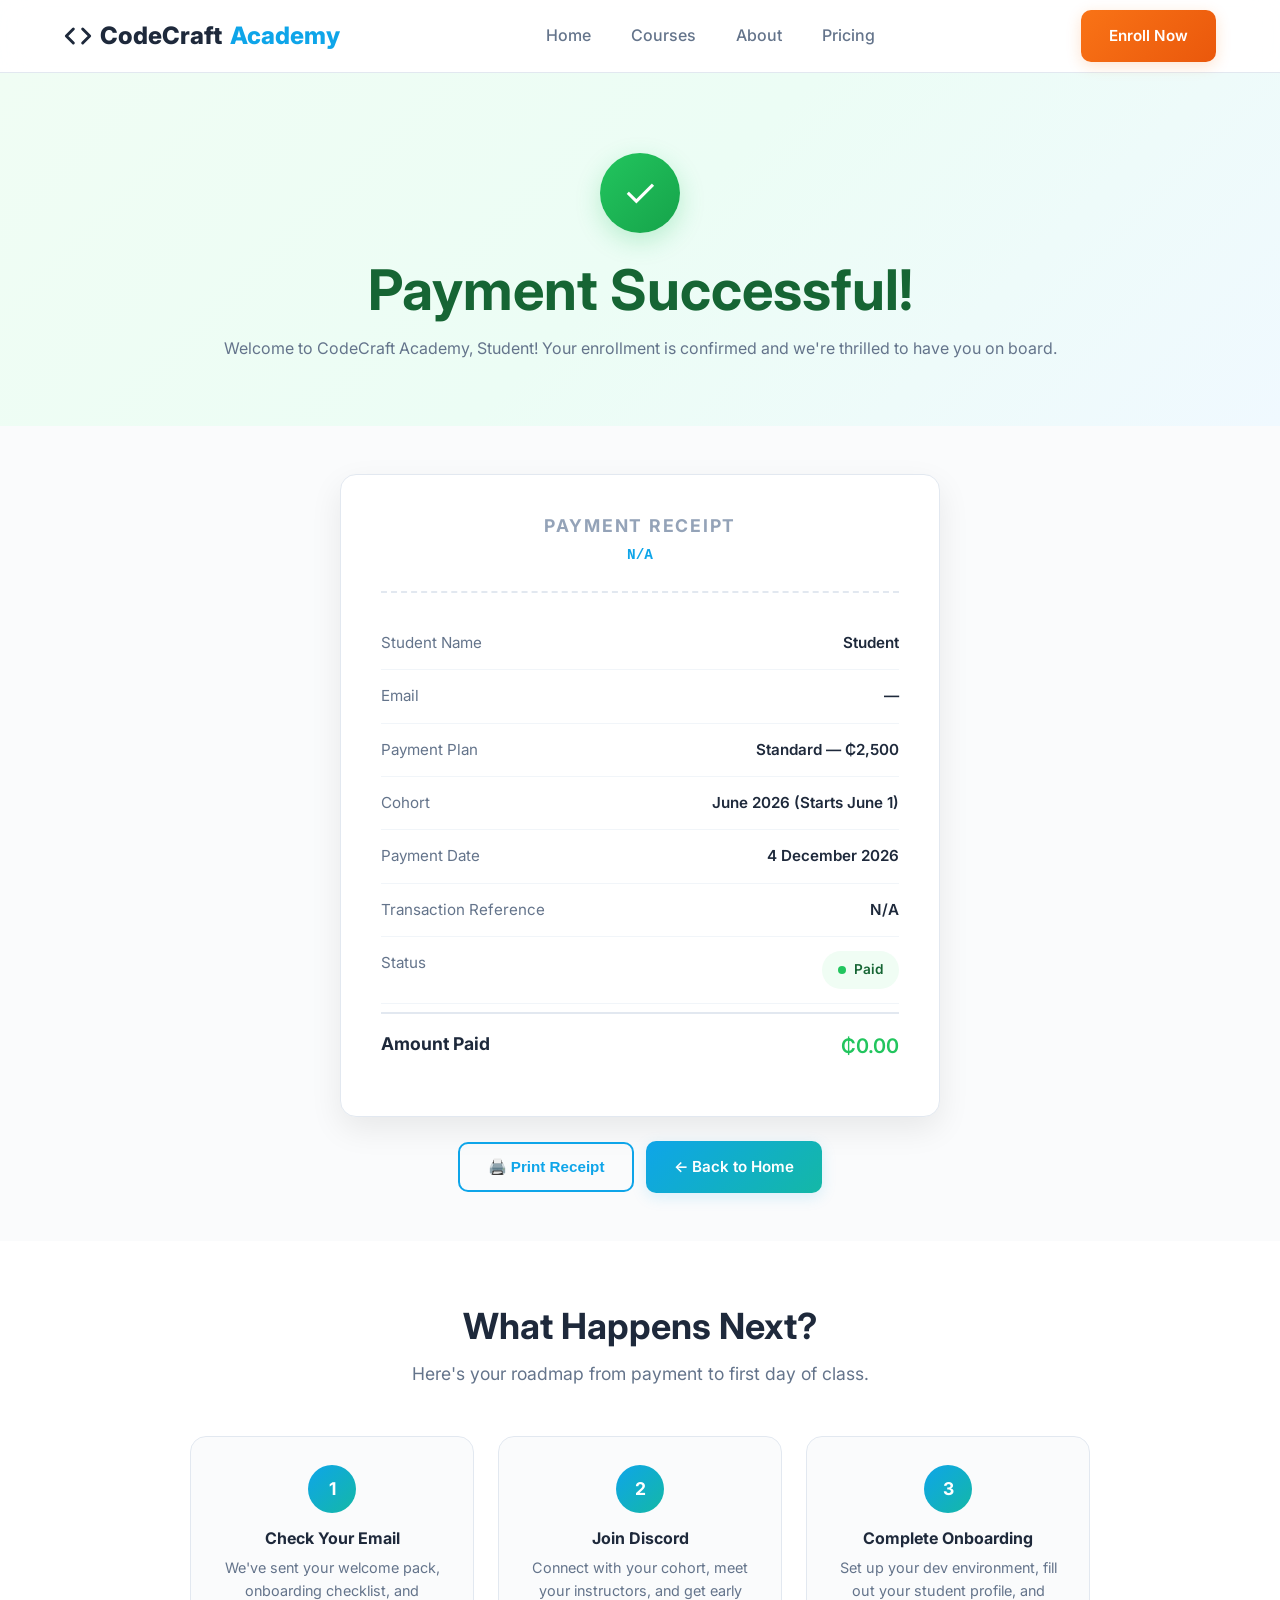
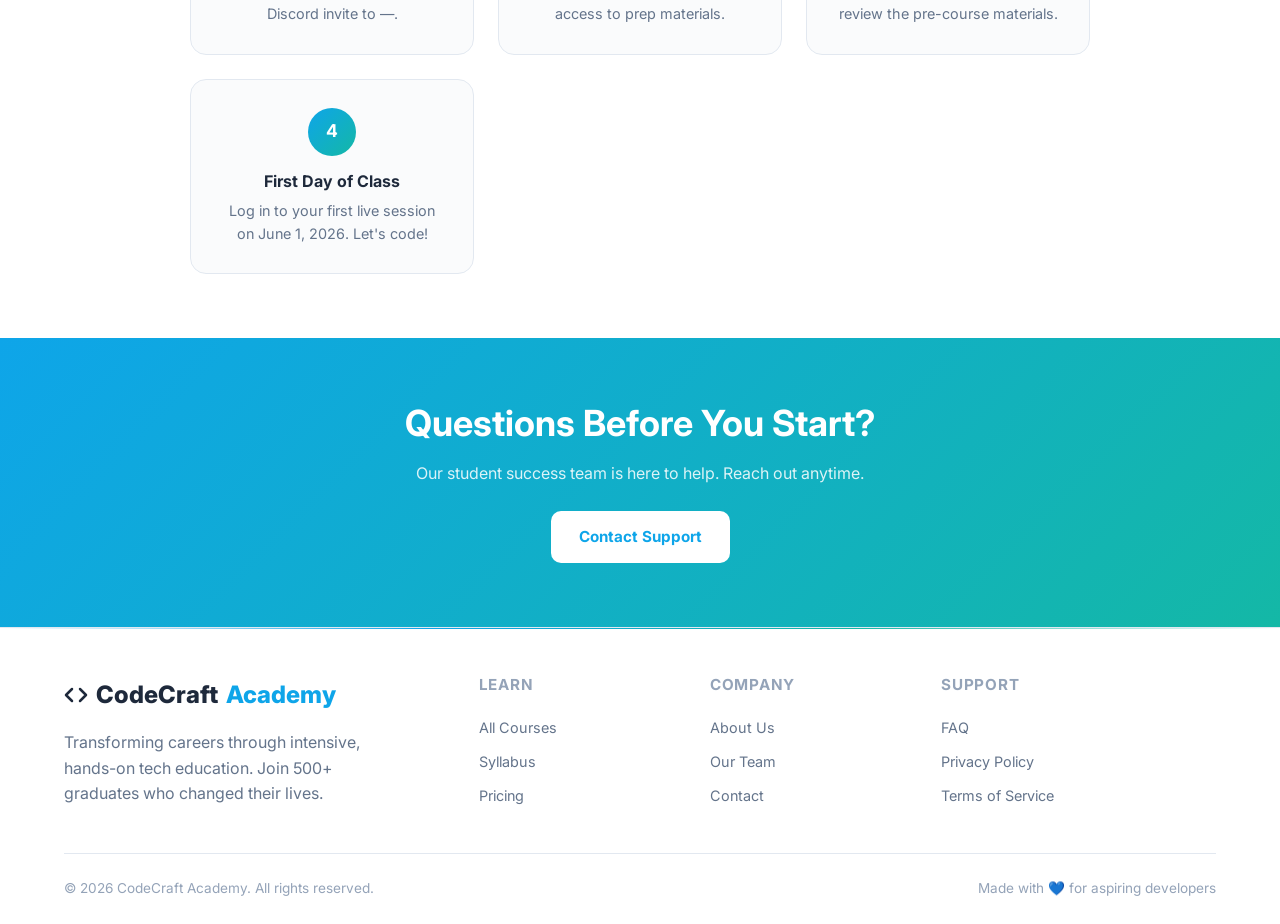
<file: confirmation.html>
<!DOCTYPE html>
<html lang="en">
<head>
  <meta charset="UTF-8" />
  <meta name="viewport" content="width=device-width, initial-scale=1.0" />
    <!-- Basic Meta -->
    <meta charset="UTF-8" />
    <meta name="viewport" content="width=device-width, initial-scale=1.0" />
    
    <!-- Title & Description (unique per page) -->
    <title>CodeCraft Academy — Learn Full-Stack Development in 8 Weeks | Ghana</title>
    <meta name="description" content="Intensive 8-week coding bootcamp in Ghana. 5 parallel courses, hands-on projects, career prep. ₵500 per course. Pay with Paystack. Enroll now!" />
    
    <!-- Keywords -->
    <meta name="keywords" content="coding bootcamp Ghana, learn to code Ghana, full-stack developer course, web development bootcamp, programming course Accra, software engineering bootcamp, React course Ghana, JavaScript bootcamp, tech career switch, coding school Ghana, Paystack payment, online coding classes, frontend backend course, career in tech Ghana, CodeCraft Academy" />
    
    <!-- Author -->
    <meta name="author" content="CodeCraft Academy" />
    
    <!-- Robots -->
    <meta name="robots" content="index, follow" />
    
    <!-- Canonical URL -->
    <link rel="canonical" href="https://codecraftacademy.com/" />
    
    <!-- Open Graph / Facebook -->
    <meta property="og:type" content="website" />
    <meta property="og:url" content="https://codecraftacademy.com/" />
    <meta property="og:title" content="CodeCraft Academy — Learn Full-Stack Development in 8 Weeks" />
    <meta property="og:description" content="Intensive 8-week coding bootcamp in Ghana. 5 parallel courses, hands-on projects, career prep. ₵500 per course. Enroll now!" />
    <meta property="og:image" content="https://codecraftacademy.com/images/og-image.jpg" />
    
    <!-- Twitter -->
    <meta property="twitter:card" content="summary_large_image" />
    <meta property="twitter:url" content="https://codecraftacademy.com/" />
    <meta property="twitter:title" content="CodeCraft Academy — Learn Full-Stack Development in 8 Weeks" />
    <meta property="twitter:description" content="Intensive 8-week coding bootcamp in Ghana. 5 parallel courses, hands-on projects, career prep. ₵500 per course. Enroll now!" />
    <meta property="twitter:image" content="https://codecraftacademy.com/images/og-image.jpg" />
    
    <!-- Geo Tags -->
    <meta name="geo.region" content="GH" />
    <meta name="geo.placename" content="Accra, Ghana" />
    
    <!-- Language -->
    <meta name="language" content="English" />
    
    <!-- Favicon -->
    <link rel="icon" type="image/svg+xml" href="/favicon.svg" />
    <link rel="apple-touch-icon" href="/apple-touch-icon.png" />
    
    <!-- Styles -->
    <link rel="preconnect" href="https://fonts.googleapis.com" />
    <link rel="preconnect" href="https://fonts.gstatic.com" crossorigin />
    <link href="https://fonts.googleapis.com/css2?family=Inter:wght@400;500;600;700;800&display=swap" rel="stylesheet" />
    <link rel="stylesheet" href="styles.css" />
  <title>Payment Confirmed — CodeCraft Academy</title>
  <link rel="preconnect" href="https://fonts.googleapis.com" />
  <link rel="preconnect" href="https://fonts.gstatic.com" crossorigin />
  <link href="https://fonts.googleapis.com/css2?family=Inter:wght@400;500;600;700;800&display=swap" rel="stylesheet" />
  <link rel="stylesheet" href="styles.css" />
  <style>
    /* ============================================
       CONFIRMATION PAGE STYLES
       ============================================ */

    .confirmation-hero {
      background: linear-gradient(135deg, #f0fdf4 0%, #ecfdf5 50%, #f0f9ff 100%);
      padding: 5rem 0 4rem;
      text-align: center;
    }

    .success-icon {
      width: 80px;
      height: 80px;
      border-radius: 50%;
      background: linear-gradient(135deg, var(--color-success), #16a34a);
      display: flex;
      align-items: center;
      justify-content: center;
      margin: 0 auto 1.5rem;
      font-size: 2.5rem;
      color: white;
      box-shadow: 0 8px 24px rgba(34, 197, 94, 0.25);
      animation: scaleIn 0.5s ease;
    }

    @keyframes scaleIn {
      from { transform: scale(0); opacity: 0; }
      to { transform: scale(1); opacity: 1; }
    }

    .confirmation-hero h1 {
      margin-bottom: 0.75rem;
      color: #166534;
    }

    .confirmation-hero > p {
      font-size: 1.1rem;
      color: var(--color-text-light);
      max-width: 500px;
      margin: 0 auto;
    }

    /* ---- Receipt Card ---- */
    .receipt-section {
      padding: 3rem 0;
      background: var(--color-bg);
    }

    .receipt-card {
      background: white;
      border-radius: var(--radius-lg);
      padding: 2.5rem;
      max-width: 600px;
      margin: 0 auto;
      box-shadow: var(--shadow-lg);
      border: 1px solid var(--color-border);
    }

    .receipt-header {
      text-align: center;
      padding-bottom: 1.5rem;
      margin-bottom: 1.5rem;
      border-bottom: 2px dashed var(--color-border);
    }

    .receipt-header h2 {
      font-size: 1.1rem;
      text-transform: uppercase;
      letter-spacing: 0.1em;
      color: var(--color-text-muted);
      margin-bottom: 0.5rem;
    }

    .receipt-header .receipt-ref {
      font-family: 'SF Mono', monospace;
      font-size: 0.9rem;
      color: var(--color-primary);
      font-weight: 600;
    }

    .receipt-row {
      display: flex;
      justify-content: space-between;
      padding: 0.875rem 0;
      border-bottom: 1px solid #f1f5f9;
      font-size: 0.95rem;
    }

    .receipt-row:last-child {
      border-bottom: none;
    }

    .receipt-row .label {
      color: var(--color-text-light);
    }

    .receipt-row .value {
      font-weight: 600;
      color: var(--color-text);
      text-align: right;
    }

    .receipt-row.total {
      margin-top: 0.5rem;
      padding-top: 1rem;
      border-top: 2px solid var(--color-border);
      border-bottom: none;
      font-size: 1.1rem;
    }

    .receipt-row.total .label {
      color: var(--color-text);
      font-weight: 700;
    }

    .receipt-row.total .value {
      color: var(--color-success);
      font-size: 1.25rem;
    }

    .receipt-status {
      display: inline-flex;
      align-items: center;
      gap: 0.5rem;
      background: #f0fdf4;
      color: #166534;
      padding: 0.5rem 1rem;
      border-radius: 999px;
      font-size: 0.85rem;
      font-weight: 600;
    }

    .receipt-status::before {
      content: '';
      width: 8px;
      height: 8px;
      border-radius: 50%;
      background: var(--color-success);
    }

    /* ---- Next Steps ---- */
    .next-steps {
      background: white;
      padding: 4rem 0;
    }

    .steps-grid {
      display: grid;
      grid-template-columns: repeat(auto-fit, minmax(240px, 1fr));
      gap: 1.5rem;
      max-width: 900px;
      margin: 0 auto;
    }

    .step-card {
      background: var(--color-bg);
      border-radius: var(--radius-lg);
      padding: 1.75rem;
      text-align: center;
      border: 1px solid var(--color-border);
      transition: var(--transition);
    }

    .step-card:hover {
      transform: translateY(-4px);
      box-shadow: var(--shadow-md);
    }

    .step-number {
      width: 48px;
      height: 48px;
      border-radius: 50%;
      background: linear-gradient(135deg, var(--color-primary), var(--color-secondary));
      color: white;
      display: flex;
      align-items: center;
      justify-content: center;
      margin: 0 auto 1rem;
      font-weight: 700;
      font-size: 1.1rem;
    }

    .step-card h3 {
      font-size: 1rem;
      margin-bottom: 0.5rem;
    }

    .step-card p {
      font-size: 0.9rem;
      color: var(--color-text-light);
      line-height: 1.6;
    }

    /* ---- CTA Section ---- */
    .confirmation-cta {
      background: linear-gradient(135deg, var(--color-primary) 0%, var(--color-secondary) 100%);
      padding: 4rem 0;
      text-align: center;
      color: white;
    }

    .confirmation-cta h2 {
      color: white;
      margin-bottom: 1rem;
    }

    .confirmation-cta p {
      color: rgba(255,255,255,0.85);
      margin-bottom: 1.5rem;
      max-width: 500px;
      margin-left: auto;
      margin-right: auto;
    }

    .confirmation-cta .btn {
      background: white;
      color: var(--color-primary);
      font-weight: 700;
    }

    .confirmation-cta .btn:hover {
      background: var(--color-bg);
      transform: translateY(-2px);
    }

    /* ---- Print Styles ---- */
    @media print {
      .navbar, .confirmation-cta, .footer, .next-steps {
        display: none;
      }
      .confirmation-hero {
        padding: 2rem 0;
      }
      .receipt-card {
        box-shadow: none;
        border: 2px solid #000;
      }
    }

    /* Mobile Menu */
    .mobile-menu {
      display: none;
      position: fixed;
      top: 72px;
      left: 0;
      right: 0;
      background: white;
      border-bottom: 1px solid var(--color-border);
      padding: 1.5rem;
      box-shadow: var(--shadow-lg);
      z-index: 99;
    }

    .mobile-menu.active {
      display: block;
    }

    .mobile-menu a {
      display: block;
      padding: 0.75rem 0;
      font-weight: 500;
      border-bottom: 1px solid var(--color-border);
    }

    .mobile-menu a:last-child {
      border-bottom: none;
    }
  </style>
</head>
<body>

  <!-- Navigation -->
  <nav class="navbar">
    <div class="container">
      <a href="index.html" class="logo">
        <svg width="28" height="28" viewBox="0 0 24 24" fill="none" stroke="currentColor" stroke-width="2.5" stroke-linecap="round" stroke-linejoin="round">
          <polyline points="16 18 22 12 16 6"></polyline>
          <polyline points="8 6 2 12 8 18"></polyline>
        </svg>
        CodeCraft<span>Academy</span>
      </a>
      <ul class="nav-links">
        <li><a href="index.html">Home</a></li>
        <li><a href="courses.html">Courses</a></li>
        <li><a href="about.html">About</a></li>
        <li><a href="pricing.html">Pricing</a></li>
      </ul>
      <div class="nav-cta">
        <a href="pricing.html" class="btn btn-primary">Enroll Now</a>
        <button class="mobile-toggle" onclick="toggleMobileMenu()" aria-label="Toggle menu">☰</button>
      </div>
    </div>
  </nav>

  <!-- Mobile Menu -->
  <div class="mobile-menu" id="mobileMenu">
    <a href="index.html">Home</a>
    <a href="courses.html">Courses</a>
    <a href="about.html">About</a>
    <a href="pricing.html">Pricing & Enrollment</a>
  </div>

  <!-- Confirmation Hero -->
  <section class="confirmation-hero">
    <div class="container reveal">
      <div class="success-icon">✓</div>
      <h1>Payment Successful!</h1>
      <p>Welcome to CodeCraft Academy, <span id="studentName">Student</span>! Your enrollment is confirmed and we're thrilled to have you on board.</p>
    </div>
  </section>

  <!-- Receipt -->
  <section class="receipt-section">
    <div class="container">
      <div class="receipt-card reveal">
        <div class="receipt-header">
          <h2>Payment Receipt</h2>
          <div class="receipt-ref" id="receiptRef">REF-0000000000</div>
        </div>

        <div class="receipt-row">
          <span class="label">Student Name</span>
          <span class="value" id="receiptName">—</span>
        </div>
        <div class="receipt-row">
          <span class="label">Email</span>
          <span class="value" id="receiptEmail">—</span>
        </div>
        <div class="receipt-row">
          <span class="label">Payment Plan</span>
          <span class="value" id="receiptPlan">—</span>
        </div>
        <div class="receipt-row">
          <span class="label">Cohort</span>
          <span class="value" id="receiptCohort">—</span>
        </div>
        <div class="receipt-row">
          <span class="label">Payment Date</span>
          <span class="value" id="receiptDate">—</span>
        </div>
        <div class="receipt-row">
          <span class="label">Transaction Reference</span>
          <span class="value" id="receiptReference">—</span>
        </div>
        <div class="receipt-row">
          <span class="label">Status</span>
          <span class="value"><span class="receipt-status">Paid</span></span>
        </div>

        <div class="receipt-row total">
          <span class="label">Amount Paid</span>
          <span class="value" id="receiptAmount">₵0.00</span>
        </div>
      </div>

      <div style="text-align: center; margin-top: 1.5rem;">
        <button class="btn btn-outline" onclick="window.print()" style="margin-right: 0.5rem;">
          🖨️ Print Receipt
        </button>
        <a href="index.html" class="btn btn-secondary">← Back to Home</a>
      </div>
    </div>
  </section>

  <!-- Next Steps -->
  <section class="next-steps">
    <div class="container">
      <div class="section-header reveal">
        <h2>What Happens Next?</h2>
        <p>Here's your roadmap from payment to first day of class.</p>
      </div>
      <div class="steps-grid stagger-children">
        <div class="step-card reveal">
          <div class="step-number">1</div>
          <h3>Check Your Email</h3>
          <p>We've sent your welcome pack, onboarding checklist, and Discord invite to <span id="nextEmail">your email</span>.</p>
        </div>
        <div class="step-card reveal">
          <div class="step-number">2</div>
          <h3>Join Discord</h3>
          <p>Connect with your cohort, meet your instructors, and get early access to prep materials.</p>
        </div>
        <div class="step-card reveal">
          <div class="step-number">3</div>
          <h3>Complete Onboarding</h3>
          <p>Set up your dev environment, fill out your student profile, and review the pre-course materials.</p>
        </div>
        <div class="step-card reveal">
          <div class="step-number">4</div>
          <h3>First Day of Class</h3>
          <p>Log in to your first live session on <span id="cohortStart">cohort start date</span>. Let's code!</p>
        </div>
      </div>
    </div>
  </section>

  <!-- CTA -->
  <section class="confirmation-cta">
    <div class="container reveal">
      <h2>Questions Before You Start?</h2>
      <p>Our student success team is here to help. Reach out anytime.</p>
      <a href="about.html#contact" class="btn btn-lg">Contact Support</a>
    </div>
  </section>

  <!-- Footer -->
  <footer class="footer">
    <div class="container">
      <div class="footer-grid">
        <div class="footer-brand">
          <a href="index.html" class="logo">
            <svg width="24" height="24" viewBox="0 0 24 24" fill="none" stroke="currentColor" stroke-width="2.5" stroke-linecap="round" stroke-linejoin="round">
              <polyline points="16 18 22 12 16 6"></polyline>
              <polyline points="8 6 2 12 8 18"></polyline>
            </svg>
            CodeCraft<span>Academy</span>
          </a>
          <p>Transforming careers through intensive, hands-on tech education. Join 500+ graduates who changed their lives.</p>
        </div>
        <div class="footer-links">
          <h4>Learn</h4>
          <a href="courses.html">All Courses</a>
          <a href="courses.html#syllabus">Syllabus</a>
          <a href="pricing.html">Pricing</a>
        </div>
        <div class="footer-links">
          <h4>Company</h4>
          <a href="about.html">About Us</a>
          <a href="about.html#team">Our Team</a>
          <a href="about.html#contact">Contact</a>
        </div>
        <div class="footer-links">
          <h4>Support</h4>
          <a href="#">FAQ</a>
          <a href="#">Privacy Policy</a>
          <a href="#">Terms of Service</a>
        </div>
      </div>
      <div class="footer-bottom">
        <span>© 2026 CodeCraft Academy. All rights reserved.</span>
        <span>Made with 💙 for aspiring developers</span>
      </div>
    </div>
  </footer>

  <!-- JavaScript -->
  <script>
    // Mobile menu toggle
    function toggleMobileMenu() {
      const menu = document.getElementById('mobileMenu');
      menu.classList.toggle('active');
    }

    document.addEventListener('click', function(e) {
      const menu = document.getElementById('mobileMenu');
      const toggle = document.querySelector('.mobile-toggle');
      if (!menu.contains(e.target) && !toggle.contains(e.target)) {
        menu.classList.remove('active');
      }
    });

    // Parse URL parameters and populate receipt
    function getUrlParams() {
      const params = new URLSearchParams(window.location.search);
      return {
        ref: params.get('ref') || 'N/A',
        plan: params.get('plan') || 'standard',
        cohort: params.get('cohort') || 'june-2026',
        name: params.get('name') || 'Student',
        email: params.get('email') || '—',
        amount: params.get('amount') || '0'
      };
    }

    function formatAmount(amountStr) {
      const amount = parseInt(amountStr);
      return '₵' + (amount / 100).toFixed(2);
    }

    function formatPlan(plan) {
      const plans = {
        'standard': 'Standard — ₵2,500',
        'upfront': 'Pay Upfront — ₵2,250',
        'plan': 'Payment Plan — ₵500 + 4× ₵500'
      };
      return plans[plan] || plan;
    }

    function formatCohort(cohort) {
      const cohorts = {
        'june-2026': 'June 2026 (Starts June 1)',
        'august-2026': 'August 2026 (Starts Aug 3)',
        'october-2026': 'October 2026 (Starts Oct 5)'
      };
      return cohorts[cohort] || cohort;
    }

    function formatCohortStart(cohort) {
      const starts = {
        'june-2026': 'June 1, 2026',
        'august-2026': 'August 3, 2026',
        'october-2026': 'October 5, 2026'
      };
      return starts[cohort] || 'your cohort start date';
    }

    // Populate page with payment data
    const data = getUrlParams();

    document.getElementById('studentName').textContent = data.name.split(' ')[0] || 'Student';
    document.getElementById('receiptRef').textContent = data.ref;
    document.getElementById('receiptName').textContent = data.name;
    document.getElementById('receiptEmail').textContent = data.email;
    document.getElementById('receiptPlan').textContent = formatPlan(data.plan);
    document.getElementById('receiptCohort').textContent = formatCohort(data.cohort);
    document.getElementById('receiptDate').textContent = new Date().toLocaleDateString('en-GB', {
      day: 'numeric',
      month: 'long',
      year: 'numeric'
    });
    document.getElementById('receiptReference').textContent = data.ref;
    document.getElementById('receiptAmount').textContent = formatAmount(data.amount);
    document.getElementById('nextEmail').textContent = data.email;
    document.getElementById('cohortStart').textContent = formatCohortStart(data.cohort);

    // Intersection Observer for scroll animations
    const observerOptions = {
      root: null,
      rootMargin: '0px',
      threshold: 0.1
    };

    const observer = new IntersectionObserver((entries) => {
      entries.forEach(entry => {
        if (entry.isIntersecting) {
          entry.target.classList.add('visible');
          observer.unobserve(entry.target);
        }
      });
    }, observerOptions);

    document.querySelectorAll('.reveal').forEach(el => {
      observer.observe(el);
    });

    // Sticky nav shadow
    const navbar = document.querySelector('.navbar');
    window.addEventListener('scroll', () => {
      if (window.scrollY > 10) {
        navbar.style.boxShadow = '0 2px 12px rgba(0,0,0,0.06)';
      } else {
        navbar.style.boxShadow = 'none';
      }
    });
  </script>

</body>
</html>
</file>
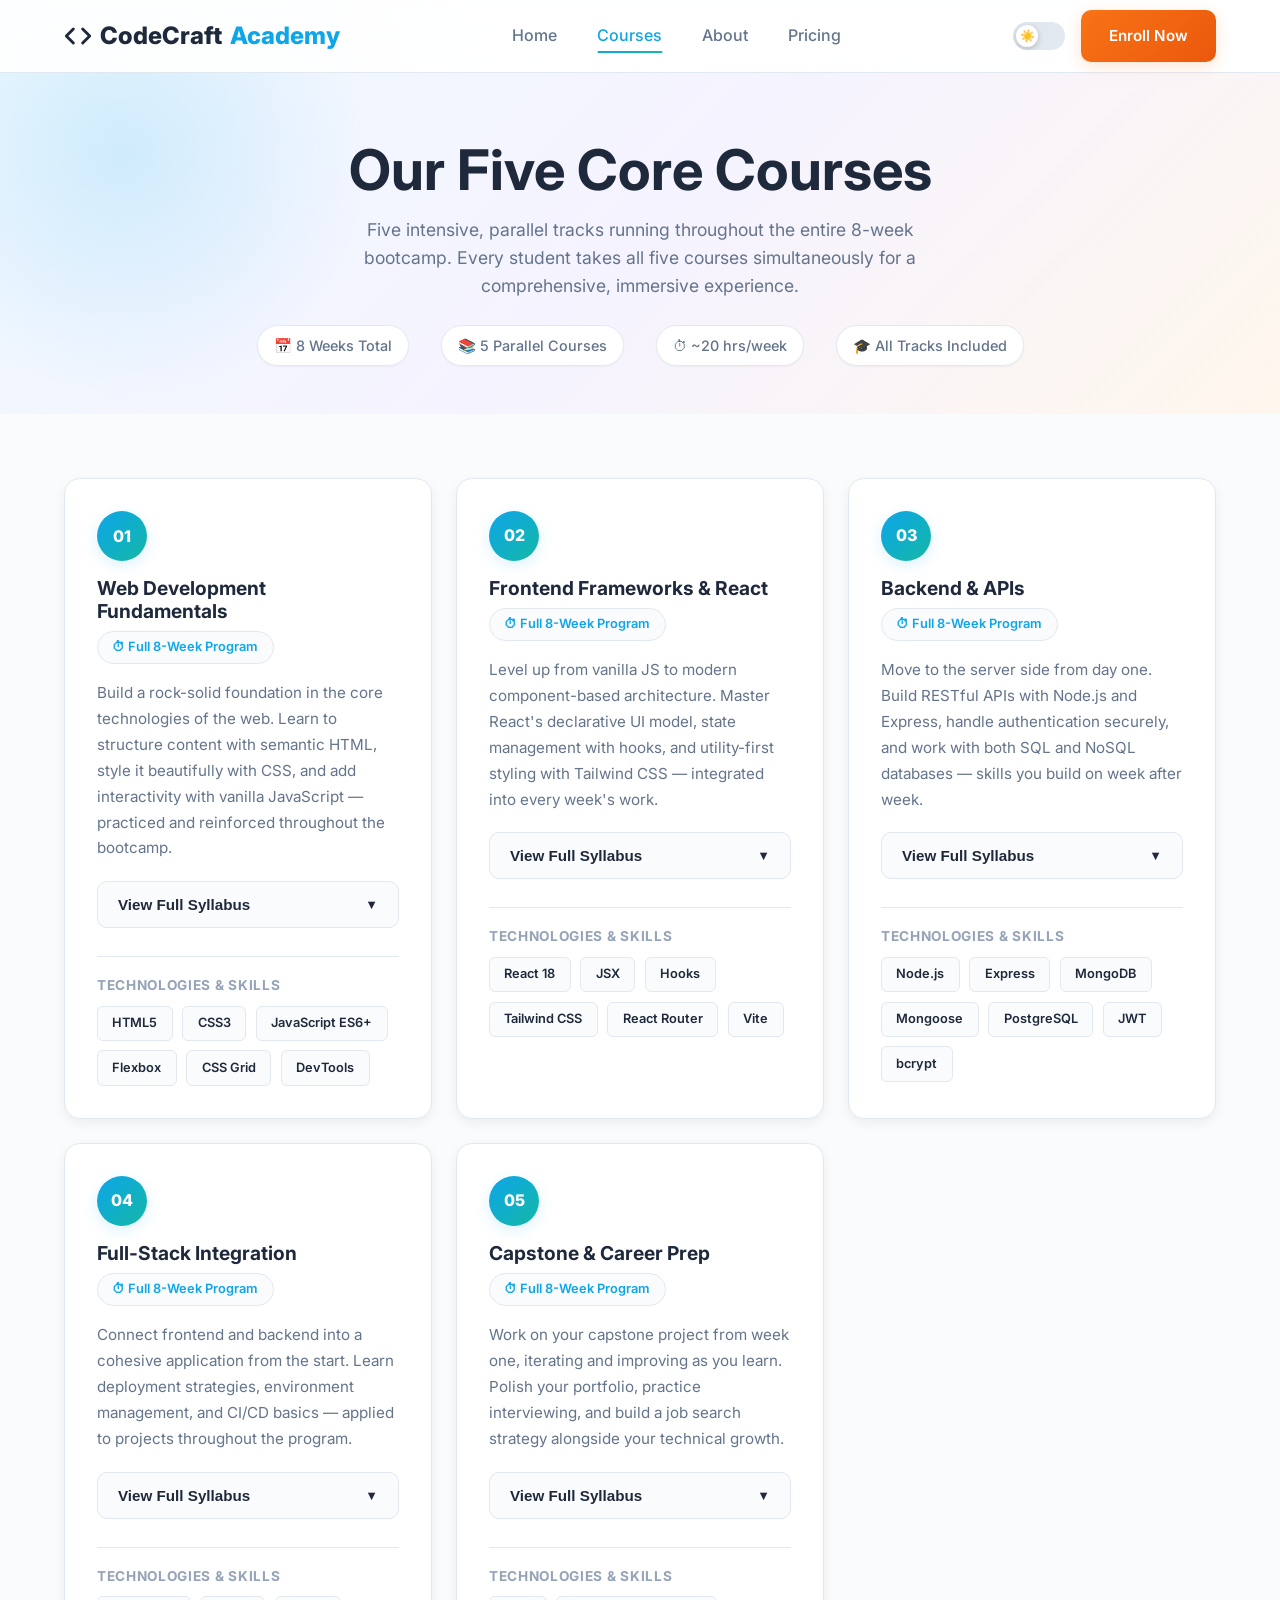
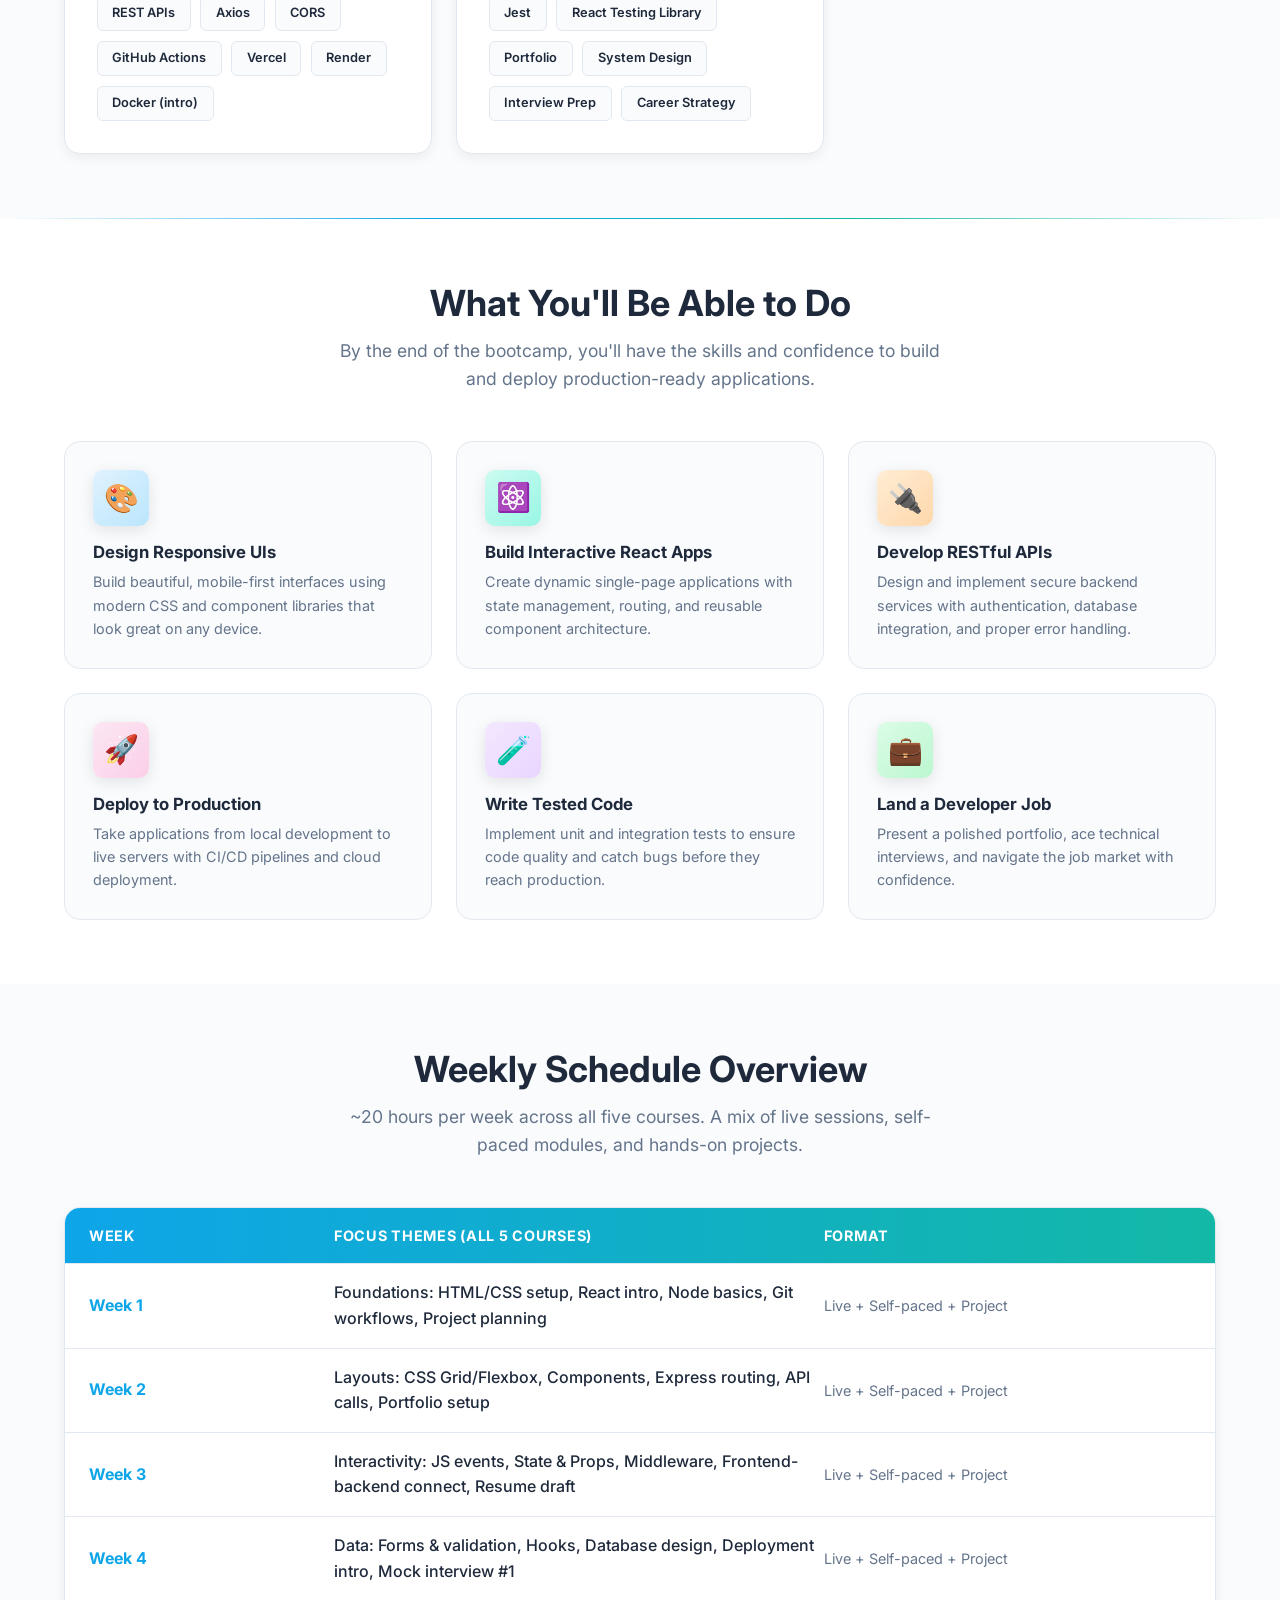
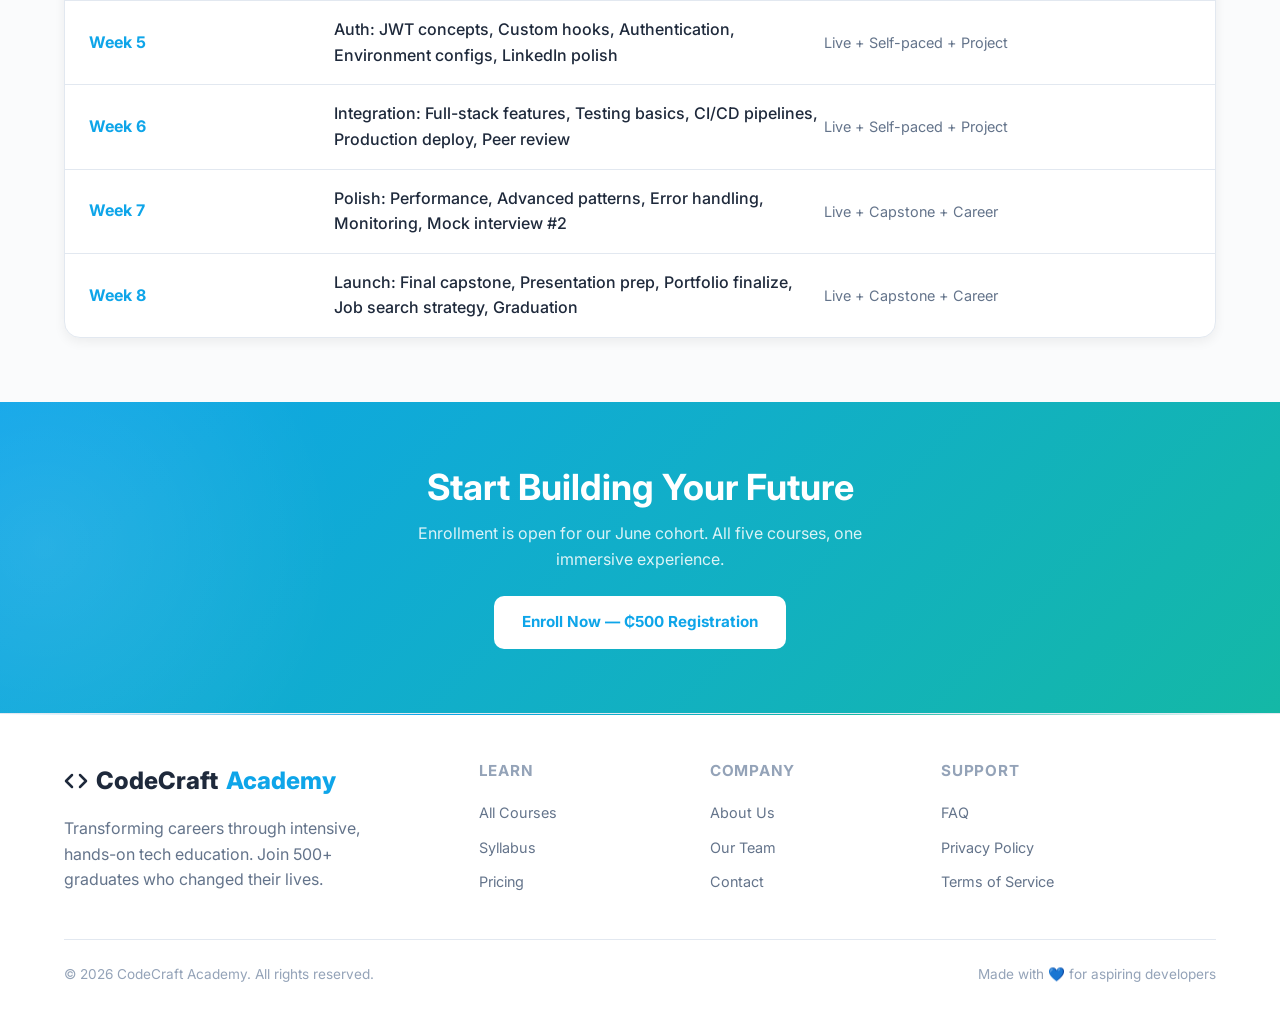
<file: courses.html>
<!DOCTYPE html>
<html lang="en">
<head>
  <meta charset="UTF-8" />
  <meta name="viewport" content="width=device-width, initial-scale=1.0" />
   <!-- Basic Meta -->
   <meta charset="UTF-8" />
   <meta name="viewport" content="width=device-width, initial-scale=1.0" />
   
   <!-- Title & Description (unique per page) -->
   <title>CodeCraft Academy — Learn Full-Stack Development in 8 Weeks | Ghana</title>
   <meta name="description" content="Intensive 8-week coding bootcamp in Ghana. 5 parallel courses, hands-on projects, career prep. ₵500 per course. Pay with Paystack. Enroll now!" />
   
   <!-- Keywords -->
   <meta name="keywords" content="coding bootcamp Ghana, learn to code Ghana, full-stack developer course, web development bootcamp, programming course Accra, software engineering bootcamp, React course Ghana, JavaScript bootcamp, tech career switch, coding school Ghana, Paystack payment, online coding classes, frontend backend course, career in tech Ghana, CodeCraft Academy" />
   
   <!-- Author -->
   <meta name="author" content="CodeCraft Academy" />
   
   <!-- Robots -->
   <meta name="robots" content="index, follow" />
   
   <!-- Canonical URL -->
   <link rel="canonical" href="https://codecraftacademy.com/" />
   
   <!-- Open Graph / Facebook -->
   <meta property="og:type" content="website" />
   <meta property="og:url" content="https://codecraftacademy.com/" />
   <meta property="og:title" content="CodeCraft Academy — Learn Full-Stack Development in 8 Weeks" />
   <meta property="og:description" content="Intensive 8-week coding bootcamp in Ghana. 5 parallel courses, hands-on projects, career prep. ₵500 per course. Enroll now!" />
   <meta property="og:image" content="https://codecraftacademy.com/images/og-image.jpg" />
   
   <!-- Twitter -->
   <meta property="twitter:card" content="summary_large_image" />
   <meta property="twitter:url" content="https://codecraftacademy.com/" />
   <meta property="twitter:title" content="CodeCraft Academy — Learn Full-Stack Development in 8 Weeks" />
   <meta property="twitter:description" content="Intensive 8-week coding bootcamp in Ghana. 5 parallel courses, hands-on projects, career prep. ₵500 per course. Enroll now!" />
   <meta property="twitter:image" content="https://codecraftacademy.com/images/og-image.jpg" />
   
   <!-- Geo Tags -->
   <meta name="geo.region" content="GH" />
   <meta name="geo.placename" content="Accra, Ghana" />
   
   <!-- Language -->
   <meta name="language" content="English" />
   
   <!-- Favicon -->
   <link rel="icon" type="image/svg+xml" href="/favicon.svg" />
   <link rel="apple-touch-icon" href="/apple-touch-icon.png" />
   
   <!-- Styles -->
   <link rel="preconnect" href="https://fonts.googleapis.com" />
   <link rel="preconnect" href="https://fonts.gstatic.com" crossorigin />
   <link href="https://fonts.googleapis.com/css2?family=Inter:wght@400;500;600;700;800&display=swap" rel="stylesheet" />
   <link rel="stylesheet" href="styles.css" />
  <title>Courses — SkillSprint Bootcamp</title>
  <link rel="preconnect" href="https://fonts.googleapis.com" />
  <link rel="preconnect" href="https://fonts.gstatic.com" crossorigin />
  <link href="https://fonts.googleapis.com/css2?family=Inter:wght@400;500;600;700;800&display=swap" rel="stylesheet" />
  <link rel="stylesheet" href="styles.css" />
  <style>
    /* ============================================
       COURSES PAGE STYLES — WITH ANIMATIONS
       ============================================ */

    /* ---- Page Header ---- */
    .page-header {
      background: linear-gradient(135deg, #f0f9ff 0%, #f5f3ff 50%, #fff7ed 100%);
      padding: 4rem 0 3rem;
      text-align: center;
      position: relative;
      overflow: hidden;
    }

    [data-theme="dark"] .page-header {
      background: linear-gradient(135deg, #0f172a 0%, #1e1b4b 50%, #1c1917 100%);
    }

    .page-header::before {
      content: '';
      position: absolute;
      top: -50%;
      left: -10%;
      width: 500px;
      height: 500px;
      background: radial-gradient(circle, var(--color-glow-primary) 0%, transparent 70%);
      border-radius: 50%;
      animation: float 10s ease-in-out infinite;
    }

    .page-header h1 {
      margin-bottom: 0.75rem;
      position: relative;
      z-index: 1;
    }

    .page-header p {
      font-size: 1.1rem;
      max-width: 600px;
      margin: 0 auto;
      position: relative;
      z-index: 1;
    }

    .page-header .program-meta {
      display: flex;
      justify-content: center;
      gap: 2rem;
      margin-top: 1.5rem;
      flex-wrap: wrap;
      position: relative;
      z-index: 1;
    }

    .page-header .meta-item {
      display: flex;
      align-items: center;
      gap: 0.5rem;
      font-size: 0.9rem;
      color: var(--color-text-light);
      font-weight: 500;
      padding: 0.5rem 1rem;
      background: var(--color-surface);
      border-radius: 999px;
      border: 1px solid var(--color-border);
      box-shadow: var(--shadow-sm);
      transition: all 0.3s ease;
    }

    .page-header .meta-item:hover {
      transform: translateY(-3px);
      box-shadow: var(--shadow-md);
      border-color: var(--color-primary);
    }

    /* ---- Courses Grid (parallel courses) ---- */
    .courses-detail {
      background: var(--color-bg);
      padding: 4rem 0;
      position: relative;
    }

    .courses-grid-detail {
      display: grid;
      grid-template-columns: repeat(auto-fit, minmax(340px, 1fr));
      gap: 1.5rem;
    }

    .course-detail-card {
      background: var(--color-surface);
      border-radius: var(--radius-lg);
      padding: 2rem;
      box-shadow: var(--shadow-md);
      border: 1px solid var(--color-border);
      transition: all 0.5s cubic-bezier(0.34, 1.56, 0.64, 1);
      position: relative;
      overflow: hidden;
    }

    .course-detail-card::before {
      content: '';
      position: absolute;
      top: 0;
      left: 0;
      right: 0;
      height: 4px;
      background: linear-gradient(90deg, var(--color-primary), var(--color-secondary), var(--color-accent));
      background-size: 200% 100%;
      opacity: 0;
      transition: opacity 0.3s;
      animation: gradientShift 3s ease infinite;
    }

    .course-detail-card:hover {
      transform: translateY(-8px) scale(1.02);
      box-shadow: 0 20px 40px rgba(0,0,0,0.1), 0 0 30px var(--color-glow-primary);
    }

    [data-theme="dark"] .course-detail-card:hover {
      box-shadow: 0 20px 40px rgba(0,0,0,0.4), 0 0 30px var(--color-glow-primary);
    }

    .course-detail-card:hover::before {
      opacity: 1;
    }

    .course-number-badge {
      width: 50px;
      height: 50px;
      border-radius: 50%;
      background: linear-gradient(135deg, var(--color-primary), var(--color-secondary));
      color: white;
      display: flex;
      align-items: center;
      justify-content: center;
      font-weight: 800;
      font-size: 1rem;
      margin-bottom: 1rem;
      box-shadow: 0 4px 15px var(--color-glow-primary);
      transition: all 0.4s ease;
    }

    .course-detail-card:hover .course-number-badge {
      transform: scale(1.15) rotate(10deg);
      box-shadow: 0 8px 25px var(--color-glow-primary);
    }

    .course-detail-card h3 {
      font-size: 1.2rem;
      margin-bottom: 0.5rem;
      color: var(--color-text);
    }

    .course-detail-card .duration {
      display: inline-flex;
      align-items: center;
      gap: 0.35rem;
      background: var(--color-bg);
      color: var(--color-primary);
      padding: 0.35rem 0.9rem;
      border-radius: 999px;
      font-size: 0.8rem;
      font-weight: 600;
      margin-bottom: 1rem;
      border: 1px solid var(--color-border);
    }

    .course-detail-card > p {
      color: var(--color-text-light);
      font-size: 0.95rem;
      line-height: 1.7;
      margin-bottom: 1.25rem;
    }

    /* ---- Syllabus Accordion ---- */
    .syllabus-toggle {
      background: var(--color-bg);
      border: 1px solid var(--color-border);
      border-radius: var(--radius-md);
      padding: 0.875rem 1.25rem;
      width: 100%;
      text-align: left;
      font-weight: 600;
      font-size: 0.95rem;
      color: var(--color-text);
      cursor: pointer;
      display: flex;
      justify-content: space-between;
      align-items: center;
      transition: all 0.3s ease;
      margin-bottom: 0.5rem;
      position: relative;
      overflow: hidden;
    }

    .syllabus-toggle::before {
      content: '';
      position: absolute;
      left: 0;
      top: 0;
      bottom: 0;
      width: 0;
      background: linear-gradient(90deg, var(--color-primary), var(--color-secondary));
      opacity: 0.1;
      transition: width 0.4s ease;
    }

    .syllabus-toggle:hover::before {
      width: 100%;
    }

    .syllabus-toggle:hover {
      border-color: var(--color-primary);
      padding-left: 1.5rem;
    }

    .syllabus-toggle .chevron {
      transition: transform 0.4s cubic-bezier(0.68, -0.55, 0.27, 1.55);
      font-size: 0.8rem;
      position: relative;
      z-index: 1;
    }

    .syllabus-toggle.active .chevron {
      transform: rotate(180deg);
    }

    .syllabus-content {
      max-height: 0;
      overflow: hidden;
      transition: max-height 0.5s cubic-bezier(0.4, 0, 0.2, 1), padding 0.4s ease;
      padding: 0 1.25rem;
    }

    .syllabus-content.open {
      max-height: 600px;
      padding: 0.5rem 1.25rem 1.25rem;
    }

    .syllabus-list {
      list-style: none;
    }

    .syllabus-list li {
      padding: 0.6rem 0;
      padding-left: 1.75rem;
      position: relative;
      color: var(--color-text-light);
      font-size: 0.9rem;
      border-bottom: 1px solid var(--color-border);
      transition: all 0.3s ease;
    }

    .syllabus-list li:last-child {
      border-bottom: none;
    }

    .syllabus-list li::before {
      content: '✓';
      position: absolute;
      left: 0;
      color: var(--color-success);
      font-weight: 700;
      transition: all 0.3s ease;
    }

    .syllabus-list li:hover {
      color: var(--color-text);
      padding-left: 0.5rem;
    }

    .syllabus-list li:hover::before {
      transform: scale(1.3);
    }

    /* ---- Skills & Tech Stack ---- */
    .tech-section {
      margin-top: 1.25rem;
      padding-top: 1.25rem;
      border-top: 1px solid var(--color-border);
    }

    .tech-section h4 {
      font-size: 0.85rem;
      text-transform: uppercase;
      letter-spacing: 0.05em;
      color: var(--color-text-muted);
      margin-bottom: 0.75rem;
    }

    .tech-grid {
      display: flex;
      flex-wrap: wrap;
      gap: 0.6rem;
    }

    .tech-pill {
      display: inline-flex;
      align-items: center;
      gap: 0.4rem;
      padding: 0.4rem 0.9rem;
      border-radius: var(--radius-sm);
      font-size: 0.8rem;
      font-weight: 600;
      border: 1px solid var(--color-border);
      background: var(--color-bg);
      color: var(--color-text);
      transition: all 0.3s ease;
      cursor: default;
    }

    .tech-pill:hover {
      background: linear-gradient(135deg, var(--color-primary), var(--color-secondary));
      color: white;
      border-color: transparent;
      transform: translateY(-2px);
      box-shadow: 0 4px 12px var(--color-glow-primary);
    }

    /* ---- Learning Outcomes ---- */
    .outcomes-section {
      background: var(--color-surface);
      padding: 4rem 0;
      position: relative;
    }

    .outcomes-section::before {
      content: '';
      position: absolute;
      top: 0;
      left: 0;
      right: 0;
      height: 1px;
      background: linear-gradient(90deg, transparent, var(--color-primary), var(--color-secondary), transparent);
    }

    .outcomes-grid {
      display: grid;
      grid-template-columns: repeat(auto-fit, minmax(280px, 1fr));
      gap: 1.5rem;
    }

    .outcome-card {
      background: var(--color-bg);
      border-radius: var(--radius-lg);
      padding: 1.75rem;
      border: 1px solid var(--color-border);
      transition: all 0.5s cubic-bezier(0.34, 1.56, 0.64, 1);
      position: relative;
      overflow: hidden;
    }

    .outcome-card::before {
      content: '';
      position: absolute;
      inset: 0;
      background: linear-gradient(135deg, var(--color-primary), var(--color-secondary));
      opacity: 0;
      transition: opacity 0.4s ease;
      border-radius: var(--radius-lg);
    }

    .outcome-card:hover {
      transform: translateY(-8px) scale(1.02);
      box-shadow: 0 15px 35px rgba(0,0,0,0.1), 0 0 25px var(--color-glow-primary);
      border-color: transparent;
    }

    [data-theme="dark"] .outcome-card:hover {
      box-shadow: 0 15px 35px rgba(0,0,0,0.3), 0 0 25px var(--color-glow-primary);
    }

    .outcome-card:hover::before {
      opacity: 0.05;
    }

    .outcome-icon {
      width: 56px;
      height: 56px;
      border-radius: var(--radius-md);
      display: flex;
      align-items: center;
      justify-content: center;
      font-size: 1.75rem;
      margin-bottom: 1rem;
      position: relative;
      z-index: 1;
      transition: all 0.4s ease;
      box-shadow: 0 4px 15px rgba(0,0,0,0.1);
    }

    .outcome-card:nth-child(1) .outcome-icon { background: linear-gradient(135deg, #e0f2fe, #bae6fd); }
    .outcome-card:nth-child(2) .outcome-icon { background: linear-gradient(135deg, #ccfbf1, #99f6e4); }
    .outcome-card:nth-child(3) .outcome-icon { background: linear-gradient(135deg, #ffedd5, #fed7aa); }
    .outcome-card:nth-child(4) .outcome-icon { background: linear-gradient(135deg, #fce7f3, #fbcfe8); }
    .outcome-card:nth-child(5) .outcome-icon { background: linear-gradient(135deg, #f3e8ff, #e9d5ff); }
    .outcome-card:nth-child(6) .outcome-icon { background: linear-gradient(135deg, #dcfce7, #bbf7d0); }

    [data-theme="dark"] .outcome-card:nth-child(1) .outcome-icon { background: linear-gradient(135deg, rgba(14,165,233,0.2), rgba(56,189,248,0.3)); }
    [data-theme="dark"] .outcome-card:nth-child(2) .outcome-icon { background: linear-gradient(135deg, rgba(20,184,166,0.2), rgba(45,212,191,0.3)); }
    [data-theme="dark"] .outcome-card:nth-child(3) .outcome-icon { background: linear-gradient(135deg, rgba(249,115,22,0.2), rgba(251,146,60,0.3)); }
    [data-theme="dark"] .outcome-card:nth-child(4) .outcome-icon { background: linear-gradient(135deg, rgba(236,72,153,0.2), rgba(244,114,182,0.3)); }
    [data-theme="dark"] .outcome-card:nth-child(5) .outcome-icon { background: linear-gradient(135deg, rgba(168,85,247,0.2), rgba(192,132,252,0.3)); }
    [data-theme="dark"] .outcome-card:nth-child(6) .outcome-icon { background: linear-gradient(135deg, rgba(34,197,94,0.2), rgba(74,222,128,0.3)); }

    .outcome-card:hover .outcome-icon {
      transform: scale(1.15) rotate(10deg);
      box-shadow: 0 8px 25px var(--color-glow-primary);
    }

    .outcome-card h4 {
      margin-bottom: 0.5rem;
      font-size: 1.05rem;
      position: relative;
      z-index: 1;
    }

    .outcome-card p {
      font-size: 0.9rem;
      line-height: 1.6;
      position: relative;
      z-index: 1;
    }

    /* ---- Weekly Schedule Overview ---- */
    .schedule-section {
      background: var(--color-bg);
      padding: 4rem 0;
    }

    .schedule-table {
      background: var(--color-surface);
      border-radius: var(--radius-lg);
      overflow: hidden;
      box-shadow: var(--shadow-md);
      border: 1px solid var(--color-border);
    }

    .schedule-row {
      display: grid;
      grid-template-columns: 1fr 2fr 1.5fr;
      padding: 1rem 1.5rem;
      border-bottom: 1px solid var(--color-border);
      align-items: center;
      transition: all 0.3s ease;
    }

    .schedule-row:hover {
      background: var(--color-bg);
      transform: translateX(5px);
    }

    .schedule-row:last-child {
      border-bottom: none;
    }

    .schedule-row.header {
      background: linear-gradient(90deg, var(--color-primary), var(--color-secondary));
      color: white;
      font-weight: 700;
      font-size: 0.9rem;
      text-transform: uppercase;
      letter-spacing: 0.05em;
    }

    .schedule-row .week {
      font-weight: 700;
      color: var(--color-primary);
      transition: all 0.3s ease;
    }

    .schedule-row:hover .week {
      transform: scale(1.1);
    }

    .schedule-row.header .week {
      color: white;
    }

    .schedule-row .topic {
      color: var(--color-text);
      font-weight: 500;
    }

    .schedule-row .format {
      color: var(--color-text-light);
      font-size: 0.9rem;
    }

    /* ---- CTA Banner ---- */
    .courses-cta-banner {
      background: linear-gradient(135deg, var(--color-primary) 0%, var(--color-secondary) 100%);
      padding: 4rem 0;
      text-align: center;
      color: white;
      position: relative;
      overflow: hidden;
    }

    .courses-cta-banner::before {
      content: '';
      position: absolute;
      top: -50%;
      left: -20%;
      width: 600px;
      height: 600px;
      background: radial-gradient(circle, rgba(255,255,255,0.1) 0%, transparent 70%);
      border-radius: 50%;
      animation: float 8s ease-in-out infinite;
    }

    .courses-cta-banner h2 {
      color: white;
      margin-bottom: 0.75rem;
      position: relative;
      z-index: 1;
    }

    .courses-cta-banner p {
      color: rgba(255,255,255,0.85);
      margin-bottom: 1.5rem;
      max-width: 500px;
      margin-left: auto;
      margin-right: auto;
      position: relative;
      z-index: 1;
    }

    .courses-cta-banner .btn {
      background: white;
      color: var(--color-primary);
      font-weight: 700;
      position: relative;
      z-index: 1;
      animation: pulseGlow 3s ease infinite;
    }

    .courses-cta-banner .btn:hover {
      background: var(--color-bg);
      transform: translateY(-3px) scale(1.05);
      box-shadow: 0 12px 30px rgba(0,0,0,0.2);
    }

    /* Mobile Menu */
    .mobile-menu {
      display: none;
      position: fixed;
      top: 72px;
      left: 0;
      right: 0;
      background: var(--color-surface);
      border-bottom: 1px solid var(--color-border);
      padding: 1.5rem;
      box-shadow: var(--shadow-lg);
      z-index: 99;
      -webkit-backdrop-filter: blur(16px);
      backdrop-filter: blur(16px);
    }

    .mobile-menu.active {
      display: block;
      animation: slideUpTilt 0.3s ease;
    }

    .mobile-menu a {
      display: block;
      padding: 0.75rem 0;
      font-weight: 500;
      border-bottom: 1px solid var(--color-border);
      transition: all 0.3s ease;
    }

    .mobile-menu a:hover {
      color: var(--color-primary);
      padding-left: 10px;
    }

    .mobile-menu a:last-child {
      border-bottom: none;
    }

    /* Responsive */
    @media (max-width: 768px) {
      .courses-grid-detail {
        grid-template-columns: 1fr;
      }

      .logo {
        font-size: 1.15rem;
      }

      .nav-cta .btn-primary {
    display: none;  /* Hamburger menu has the Pricing link anyway */
  }

      .schedule-row {
        grid-template-columns: 1fr;
        gap: 0.25rem;
        padding: 1rem;
      }

      .schedule-row.header {
        display: none;
      }

      .schedule-row .week {
        font-size: 0.85rem;
      }

      .schedule-row .topic {
        font-weight: 600;
      }

      .schedule-row .format {
        font-size: 0.85rem;
        color: var(--color-text-muted);
      }

      .schedule-row .format::before {
        content: 'Format: ';
      }
    }
  </style>
</head>
<body>

  <!-- Animated Background -->
  <div class="animated-bg">
    <div class="blob"></div>
    <div class="blob"></div>
    <div class="blob"></div>
  </div>
  <div class="grid-pattern"></div>

  <!-- Navigation -->
  <nav class="navbar">
    <div class="container">
      <a href="index.html" class="logo">
        <svg width="28" height="28" viewBox="0 0 24 24" fill="none" stroke="currentColor" stroke-width="2.5" stroke-linecap="round" stroke-linejoin="round">
          <polyline points="16 18 22 12 16 6"></polyline>
          <polyline points="8 6 2 12 8 18"></polyline>
        </svg>
        CodeCraft<span>Academy</span>
      </a>
      <ul class="nav-links">
        <li><a href="index.html">Home</a></li>
        <li><a href="courses.html" class="active">Courses</a></li>
        <li><a href="about.html">About</a></li>
        <li><a href="pricing.html">Pricing</a></li>
      </ul>
      <div class="nav-cta">
        <button class="theme-toggle" onclick="toggleTheme()" aria-label="Toggle dark mode">
          <div class="theme-toggle-slider">
            <span class="sun">☀️</span>
            <span class="moon">🌙</span>
          </div>
        </button>
        <a href="pricing.html" class="btn btn-primary">Enroll Now</a>
        <button class="mobile-toggle" onclick="toggleMobileMenu()" aria-label="Toggle menu">☰</button>
      </div>
    </div>
  </nav>

  <!-- Mobile Menu -->
  <div class="mobile-menu" id="mobileMenu">
    <a href="index.html">Home</a>
    <a href="courses.html">Courses</a>
    <a href="about.html">About</a>
    <a href="pricing.html">Pricing & Enrollment</a>
  </div>

  <!-- Page Header -->
  <header class="page-header">
    <div class="container reveal">
      <h1>Our Five Core Courses</h1>
      <p>Five intensive, parallel tracks running throughout the entire 8-week bootcamp. Every student takes all five courses simultaneously for a comprehensive, immersive experience.</p>
      <div class="program-meta">
        <span class="meta-item">📅 8 Weeks Total</span>
        <span class="meta-item">📚 5 Parallel Courses</span>
        <span class="meta-item">⏱ ~20 hrs/week</span>
        <span class="meta-item">🎓 All Tracks Included</span>
      </div>
    </div>
  </header>

  <!-- Courses Detail Grid -->
  <section class="courses-detail" id="syllabus">
    <div class="container">
      <div class="courses-grid-detail stagger-children">

        <!-- Course 1 -->
        <div class="course-detail-card reveal hover-lift">
          <div class="course-number-badge">01</div>
          <h3>Web Development Fundamentals</h3>
          <span class="duration">⏱ Full 8-Week Program</span>
          <p>
            Build a rock-solid foundation in the core technologies of the web. Learn to structure content with semantic HTML, style it beautifully with CSS, and add interactivity with vanilla JavaScript — practiced and reinforced throughout the bootcamp.
          </p>

          <button class="syllabus-toggle" onclick="toggleSyllabus(this)">
            View Full Syllabus <span class="chevron">▼</span>
          </button>
          <div class="syllabus-content">
            <ul class="syllabus-list">
              <li>HTML5 semantic elements, forms, and accessibility</li>
              <li>CSS3 selectors, box model, flexbox, and CSS Grid</li>
              <li>Responsive design principles and mobile-first approach</li>
              <li>JavaScript fundamentals: variables, functions, loops, conditionals</li>
              <li>DOM manipulation and event handling</li>
              <li>Debugging with browser DevTools</li>
              <li>Weekly projects reinforcing each concept</li>
              <li>Final: Build a responsive personal portfolio website</li>
            </ul>
          </div>

          <div class="tech-section">
            <h4>Technologies & Skills</h4>
            <div class="tech-grid">
              <span class="tech-pill">HTML5</span>
              <span class="tech-pill">CSS3</span>
              <span class="tech-pill">JavaScript ES6+</span>
              <span class="tech-pill">Flexbox</span>
              <span class="tech-pill">CSS Grid</span>
              <span class="tech-pill">DevTools</span>
            </div>
          </div>
        </div>

        <!-- Course 2 -->
        <div class="course-detail-card reveal hover-lift">
          <div class="course-number-badge">02</div>
          <h3>Frontend Frameworks & React</h3>
          <span class="duration">⏱ Full 8-Week Program</span>
          <p>
            Level up from vanilla JS to modern component-based architecture. Master React's declarative UI model, state management with hooks, and utility-first styling with Tailwind CSS — integrated into every week's work.
          </p>

          <button class="syllabus-toggle" onclick="toggleSyllabus(this)">
            View Full Syllabus <span class="chevron">▼</span>
          </button>
          <div class="syllabus-content">
            <ul class="syllabus-list">
              <li>React components, JSX, and the virtual DOM</li>
              <li>State management with useState and useReducer</li>
              <li>Side effects with useEffect and custom hooks</li>
              <li>Props, component composition, and lifting state up</li>
              <li>React Router for single-page navigation</li>
              <li>Tailwind CSS utility classes and customization</li>
              <li>Weekly projects building React components</li>
              <li>Final: Build an interactive task management dashboard</li>
            </ul>
          </div>

          <div class="tech-section">
            <h4>Technologies & Skills</h4>
            <div class="tech-grid">
              <span class="tech-pill">React 18</span>
              <span class="tech-pill">JSX</span>
              <span class="tech-pill">Hooks</span>
              <span class="tech-pill">Tailwind CSS</span>
              <span class="tech-pill">React Router</span>
              <span class="tech-pill">Vite</span>
            </div>
          </div>
        </div>

        <!-- Course 3 -->
        <div class="course-detail-card reveal hover-lift">
          <div class="course-number-badge">03</div>
          <h3>Backend & APIs</h3>
          <span class="duration">⏱ Full 8-Week Program</span>
          <p>
            Move to the server side from day one. Build RESTful APIs with Node.js and Express, handle authentication securely, and work with both SQL and NoSQL databases — skills you build on week after week.
          </p>

          <button class="syllabus-toggle" onclick="toggleSyllabus(this)">
            View Full Syllabus <span class="chevron">▼</span>
          </button>
          <div class="syllabus-content">
            <ul class="syllabus-list">
              <li>Node.js runtime, modules, and npm ecosystem</li>
              <li>Express.js routing, middleware, and error handling</li>
              <li>RESTful API design principles and best practices</li>
              <li>JWT authentication and password hashing with bcrypt</li>
              <li>MongoDB with Mongoose ODM</li>
              <li>PostgreSQL basics and relational data modeling</li>
              <li>Weekly API-building challenges</li>
              <li>Final: Build a full-featured REST API for a blog platform</li>
            </ul>
          </div>

          <div class="tech-section">
            <h4>Technologies & Skills</h4>
            <div class="tech-grid">
              <span class="tech-pill">Node.js</span>
              <span class="tech-pill">Express</span>
              <span class="tech-pill">MongoDB</span>
              <span class="tech-pill">Mongoose</span>
              <span class="tech-pill">PostgreSQL</span>
              <span class="tech-pill">JWT</span>
              <span class="tech-pill">bcrypt</span>
            </div>
          </div>
        </div>

        <!-- Course 4 -->
        <div class="course-detail-card reveal hover-lift">
          <div class="course-number-badge">04</div>
          <h3>Full-Stack Integration</h3>
          <span class="duration">⏱ Full 8-Week Program</span>
          <p>
            Connect frontend and backend into a cohesive application from the start. Learn deployment strategies, environment management, and CI/CD basics — applied to projects throughout the program.
          </p>

          <button class="syllabus-toggle" onclick="toggleSyllabus(this)">
            View Full Syllabus <span class="chevron">▼</span>
          </button>
          <div class="syllabus-content">
            <ul class="syllabus-list">
              <li>Connecting React frontend to Express API (CORS, fetch/axios)</li>
              <li>Environment variables and configuration management</li>
              <li>Deploying frontend to Vercel/Netlify</li>
              <li>Deploying backend to Render/Railway</li>
              <li>Git branching strategies and pull request workflows</li>
              <li>CI/CD with GitHub Actions basics</li>
              <li>Weekly deployment milestones</li>
              <li>Final: Deploy your first full-stack application live</li>
            </ul>
          </div>

          <div class="tech-section">
            <h4>Technologies & Skills</h4>
            <div class="tech-grid">
              <span class="tech-pill">REST APIs</span>
              <span class="tech-pill">Axios</span>
              <span class="tech-pill">CORS</span>
              <span class="tech-pill">GitHub Actions</span>
              <span class="tech-pill">Vercel</span>
              <span class="tech-pill">Render</span>
              <span class="tech-pill">Docker (intro)</span>
            </div>
          </div>
        </div>

        <!-- Course 5 -->
        <div class="course-detail-card reveal hover-lift">
          <div class="course-number-badge">05</div>
          <h3>Capstone & Career Prep</h3>
          <span class="duration">⏱ Full 8-Week Program</span>
          <p>
            Work on your capstone project from week one, iterating and improving as you learn. Polish your portfolio, practice interviewing, and build a job search strategy alongside your technical growth.
          </p>

          <button class="syllabus-toggle" onclick="toggleSyllabus(this)">
            View Full Syllabus <span class="chevron">▼</span>
          </button>
          <div class="syllabus-content">
            <ul class="syllabus-list">
              <li>Capstone project planning and iterative development</li>
              <li>Advanced React patterns and performance optimization</li>
              <li>Testing with Jest and React Testing Library</li>
              <li>Portfolio website design and content strategy</li>
              <li>Technical interview prep: algorithms and system design</li>
              <li>Behavioral interview techniques and storytelling</li>
              <li>Resume writing, LinkedIn optimization, and networking</li>
              <li>Final project presentation and peer review</li>
            </ul>
          </div>

          <div class="tech-section">
            <h4>Technologies & Skills</h4>
            <div class="tech-grid">
              <span class="tech-pill">Jest</span>
              <span class="tech-pill">React Testing Library</span>
              <span class="tech-pill">Portfolio</span>
              <span class="tech-pill">System Design</span>
              <span class="tech-pill">Interview Prep</span>
              <span class="tech-pill">Career Strategy</span>
            </div>
          </div>
        </div>

      </div>
    </div>
  </section>

  <!-- Learning Outcomes -->
  <section class="outcomes-section">
    <div class="container">
      <div class="section-header reveal">
        <h2>What You'll Be Able to Do</h2>
        <p>By the end of the bootcamp, you'll have the skills and confidence to build and deploy production-ready applications.</p>
      </div>
      <div class="outcomes-grid stagger-children">
        <div class="outcome-card reveal">
          <div class="outcome-icon">🎨</div>
          <h4>Design Responsive UIs</h4>
          <p>Build beautiful, mobile-first interfaces using modern CSS and component libraries that look great on any device.</p>
        </div>
        <div class="outcome-card reveal">
          <div class="outcome-icon">⚛️</div>
          <h4>Build Interactive React Apps</h4>
          <p>Create dynamic single-page applications with state management, routing, and reusable component architecture.</p>
        </div>
        <div class="outcome-card reveal">
          <div class="outcome-icon">🔌</div>
          <h4>Develop RESTful APIs</h4>
          <p>Design and implement secure backend services with authentication, database integration, and proper error handling.</p>
        </div>
        <div class="outcome-card reveal">
          <div class="outcome-icon">🚀</div>
          <h4>Deploy to Production</h4>
          <p>Take applications from local development to live servers with CI/CD pipelines and cloud deployment.</p>
        </div>
        <div class="outcome-card reveal">
          <div class="outcome-icon">🧪</div>
          <h4>Write Tested Code</h4>
          <p>Implement unit and integration tests to ensure code quality and catch bugs before they reach production.</p>
        </div>
        <div class="outcome-card reveal">
          <div class="outcome-icon">💼</div>
          <h4>Land a Developer Job</h4>
          <p>Present a polished portfolio, ace technical interviews, and navigate the job market with confidence.</p>
        </div>
      </div>
    </div>
  </section>

  <!-- Weekly Schedule Overview -->
  <section class="schedule-section">
    <div class="container">
      <div class="section-header reveal">
        <h2>Weekly Schedule Overview</h2>
        <p>~20 hours per week across all five courses. A mix of live sessions, self-paced modules, and hands-on projects.</p>
      </div>
      <div class="schedule-table reveal">
        <div class="schedule-row header">
          <div>Week</div>
          <div>Focus Themes (All 5 Courses)</div>
          <div>Format</div>
        </div>
        <div class="schedule-row">
          <div class="week">Week 1</div>
          <div class="topic">Foundations: HTML/CSS setup, React intro, Node basics, Git workflows, Project planning</div>
          <div class="format">Live + Self-paced + Project</div>
        </div>
        <div class="schedule-row">
          <div class="week">Week 2</div>
          <div class="topic">Layouts: CSS Grid/Flexbox, Components, Express routing, API calls, Portfolio setup</div>
          <div class="format">Live + Self-paced + Project</div>
        </div>
        <div class="schedule-row">
          <div class="week">Week 3</div>
          <div class="topic">Interactivity: JS events, State & Props, Middleware, Frontend-backend connect, Resume draft</div>
          <div class="format">Live + Self-paced + Project</div>
        </div>
        <div class="schedule-row">
          <div class="week">Week 4</div>
          <div class="topic">Data: Forms & validation, Hooks, Database design, Deployment intro, Mock interview #1</div>
          <div class="format">Live + Self-paced + Project</div>
        </div>
        <div class="schedule-row">
          <div class="week">Week 5</div>
          <div class="topic">Auth: JWT concepts, Custom hooks, Authentication, Environment configs, LinkedIn polish</div>
          <div class="format">Live + Self-paced + Project</div>
        </div>
        <div class="schedule-row">
          <div class="week">Week 6</div>
          <div class="topic">Integration: Full-stack features, Testing basics, CI/CD pipelines, Production deploy, Peer review</div>
          <div class="format">Live + Self-paced + Project</div>
        </div>
        <div class="schedule-row">
          <div class="week">Week 7</div>
          <div class="topic">Polish: Performance, Advanced patterns, Error handling, Monitoring, Mock interview #2</div>
          <div class="format">Live + Capstone + Career</div>
        </div>
        <div class="schedule-row">
          <div class="week">Week 8</div>
          <div class="topic">Launch: Final capstone, Presentation prep, Portfolio finalize, Job search strategy, Graduation</div>
          <div class="format">Live + Capstone + Career</div>
        </div>
      </div>
    </div>
  </section>

  <!-- CTA Banner -->
  <section class="courses-cta-banner">
    <div class="container reveal">
      <h2>Start Building Your Future</h2>
      <p>Enrollment is open for our June cohort. All five courses, one immersive experience.</p>
      <a href="pricing.html" class="btn btn-lg magnetic">Enroll Now — ₵500 Registration</a>
    </div>
  </section>

  <!-- Footer -->
  <footer class="footer">
    <div class="container">
      <div class="footer-grid">
        <div class="footer-brand">
          <a href="index.html" class="logo">
            <svg width="24" height="24" viewBox="0 0 24 24" fill="none" stroke="currentColor" stroke-width="2.5" stroke-linecap="round" stroke-linejoin="round">
              <polyline points="16 18 22 12 16 6"></polyline>
              <polyline points="8 6 2 12 8 18"></polyline>
            </svg>
            CodeCraft<span>Academy</span>
          </a>
          <p>Transforming careers through intensive, hands-on tech education. Join 500+ graduates who changed their lives.</p>
        </div>
        <div class="footer-links">
          <h4>Learn</h4>
          <a href="courses.html">All Courses</a>
          <a href="courses.html#syllabus">Syllabus</a>
          <a href="pricing.html">Pricing</a>
        </div>
        <div class="footer-links">
          <h4>Company</h4>
          <a href="about.html">About Us</a>
          <a href="about.html#team">Our Team</a>
          <a href="about.html#contact">Contact</a>
        </div>
        <div class="footer-links">
          <h4>Support</h4>
          <a href="#">FAQ</a>
          <a href="#">Privacy Policy</a>
          <a href="#">Terms of Service</a>
        </div>
      </div>
      <div class="footer-bottom">
        <span>© 2026 CodeCraft Academy. All rights reserved.</span>
        <span>Made with 💙 for aspiring developers</span>
      </div>
    </div>
  </footer>

  <!-- JavaScript -->
  <script>
    // Theme toggle
    function toggleTheme() {
      const currentTheme = document.documentElement.getAttribute('data-theme');
      const newTheme = currentTheme === 'dark' ? 'light' : 'dark';
      document.documentElement.setAttribute('data-theme', newTheme);
      localStorage.setItem('theme', newTheme);
    }

    // Load saved theme
    const savedTheme = localStorage.getItem('theme');
    if (savedTheme) {
      document.documentElement.setAttribute('data-theme', savedTheme);
    } else if (window.matchMedia('(prefers-color-scheme: dark)').matches) {
      document.documentElement.setAttribute('data-theme', 'dark');
    }

    // Mobile menu toggle
    function toggleMobileMenu() {
      const menu = document.getElementById('mobileMenu');
      menu.classList.toggle('active');
    }

    document.addEventListener('click', function(e) {
      const menu = document.getElementById('mobileMenu');
      const toggle = document.querySelector('.mobile-toggle');
      if (!menu.contains(e.target) && !toggle.contains(e.target)) {
        menu.classList.remove('active');
      }
    });

    // Syllabus accordion toggle
    function toggleSyllabus(button) {
      const content = button.nextElementSibling;
      const isOpen = content.classList.contains('open');

      // Close all other accordions
      document.querySelectorAll('.syllabus-content.open').forEach(el => {
        el.classList.remove('open');
        el.previousElementSibling.classList.remove('active');
      });

      // Toggle current
      if (!isOpen) {
        content.classList.add('open');
        button.classList.add('active');
      }
    }

    // Magnetic button effect
    document.querySelectorAll('.magnetic').forEach(btn => {
      btn.addEventListener('mousemove', function(e) {
        const rect = this.getBoundingClientRect();
        const x = e.clientX - rect.left - rect.width / 2;
        const y = e.clientY - rect.top - rect.height / 2;
        this.style.transform = `translate(${x * 0.2}px, ${y * 0.2}px) scale(1.05)`;
      });
      
      btn.addEventListener('mouseleave', function() {
        this.style.transform = '';
      });
    });

    // Intersection Observer for scroll animations
    const observerOptions = {
      root: null,
      rootMargin: '0px',
      threshold: 0.1
    };

    const observer = new IntersectionObserver((entries) => {
      entries.forEach(entry => {
        if (entry.isIntersecting) {
          entry.target.classList.add('visible');
          observer.unobserve(entry.target);
        }
      });
    }, observerOptions);

    document.querySelectorAll('.reveal').forEach(el => {
      observer.observe(el);
    });

    // Sticky nav shadow
    const navbar = document.querySelector('.navbar');
    window.addEventListener('scroll', () => {
      if (window.scrollY > 10) {
        navbar.style.boxShadow = '0 4px 20px rgba(0,0,0,0.1)';
      } else {
        navbar.style.boxShadow = 'none';
      }
    });
  </script>

</body>
</html>
</file>
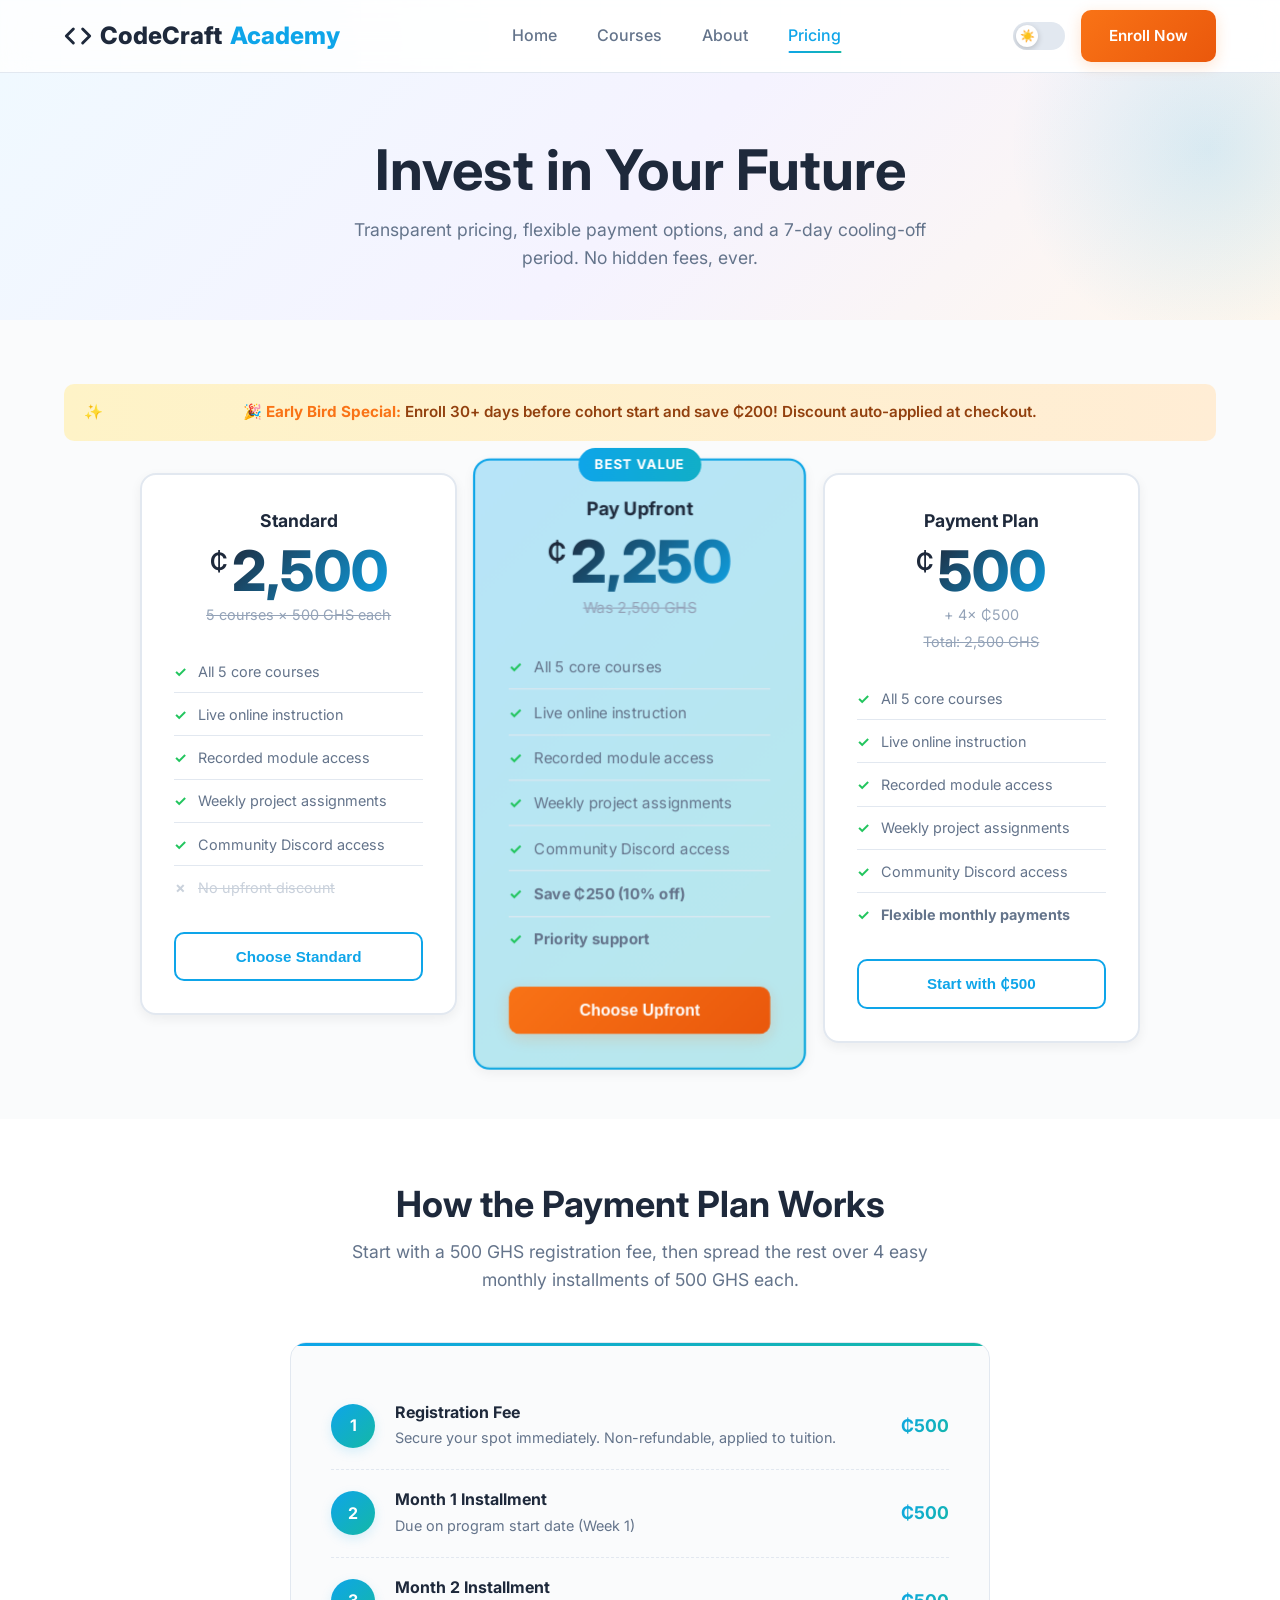
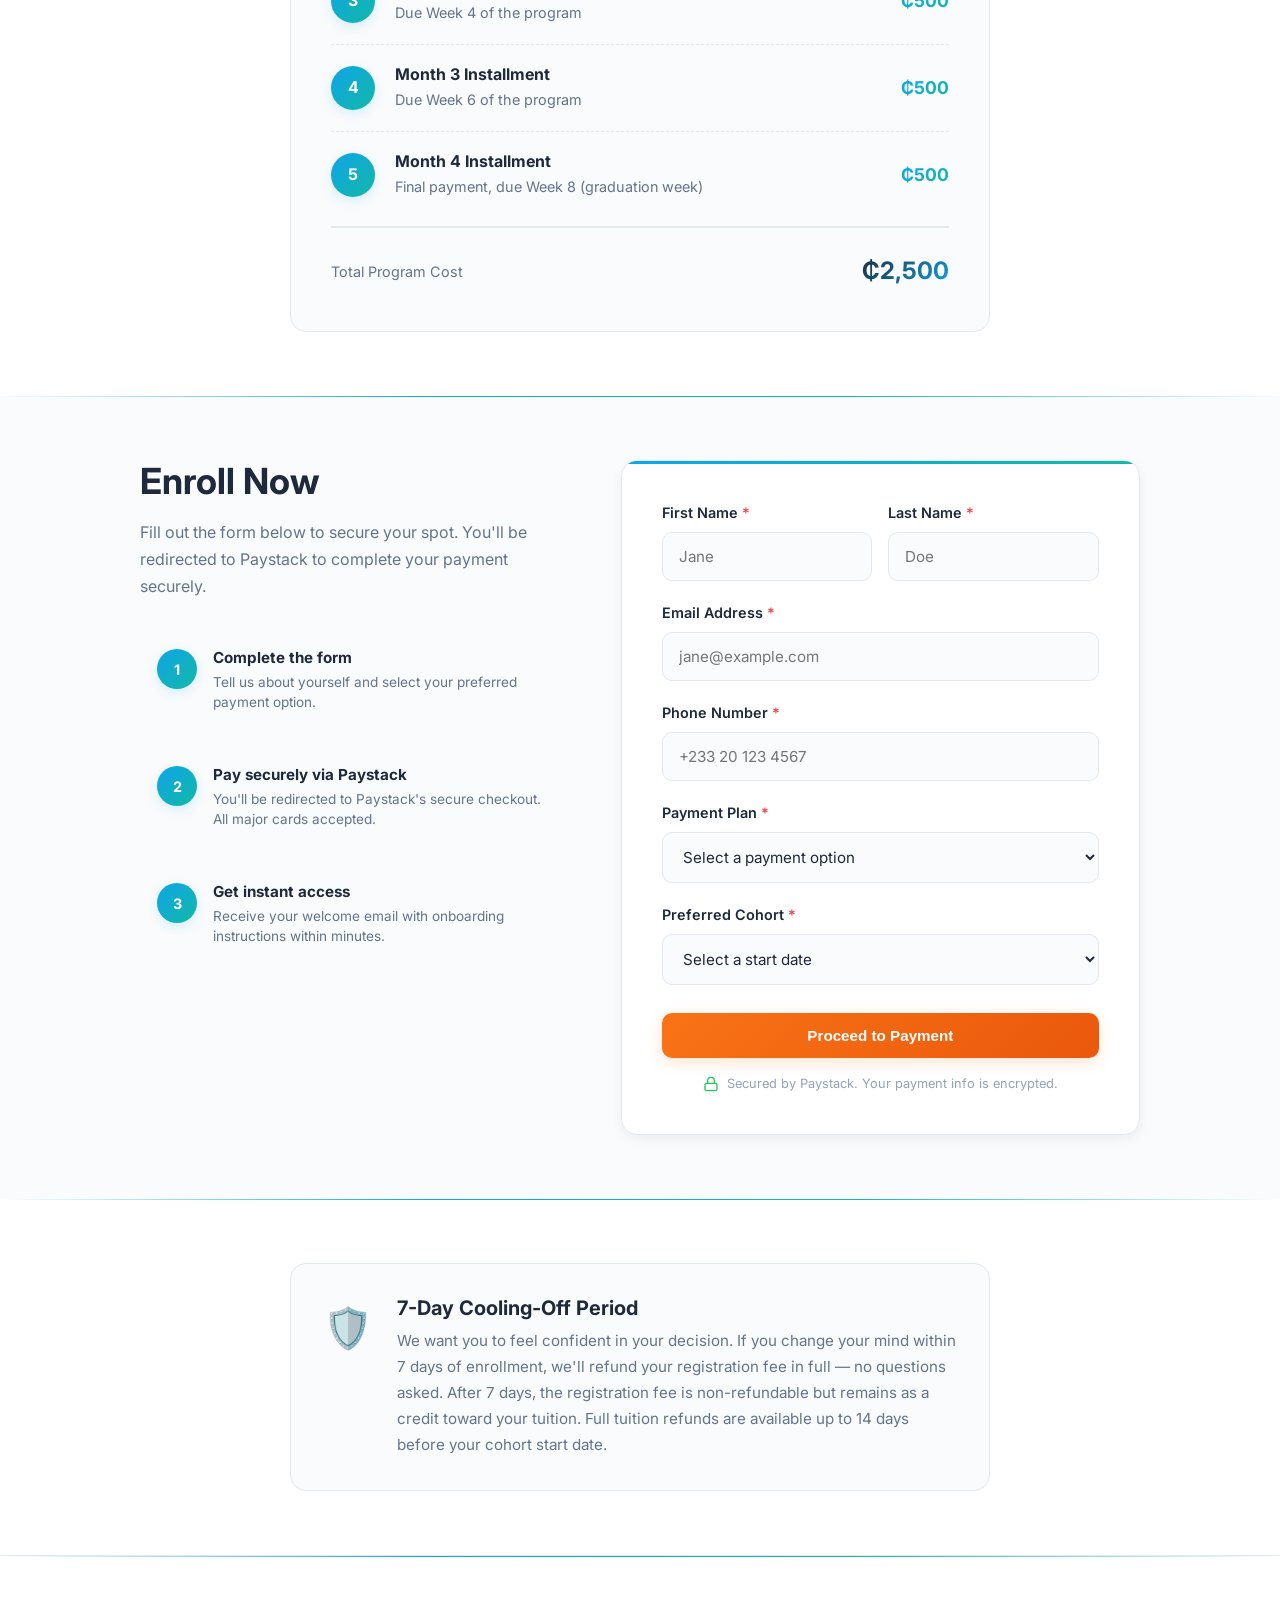
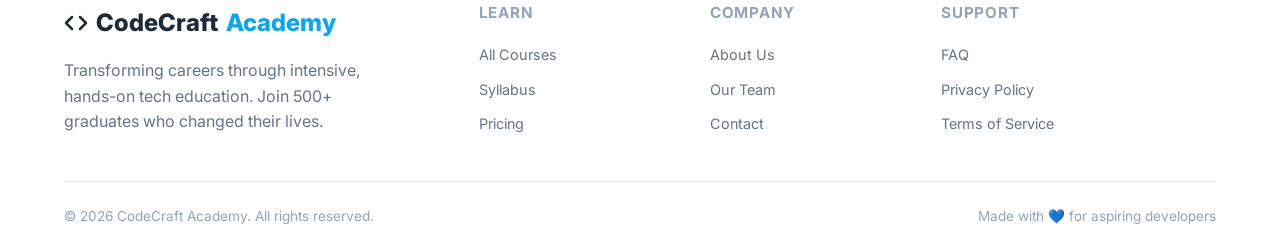
<file: pricing.html>
<!DOCTYPE html>
<html lang="en">
<head>
  <meta charset="UTF-8" />
  <meta name="viewport" content="width=device-width, initial-scale=1.0" />
   <!-- Basic Meta -->
   <meta charset="UTF-8" />
   <meta name="viewport" content="width=device-width, initial-scale=1.0" />
   
   <!-- Title & Description (unique per page) -->
   <title>CodeCraft Academy — Learn Full-Stack Development in 8 Weeks | Ghana</title>
   <meta name="description" content="Intensive 8-week coding bootcamp in Ghana. 5 parallel courses, hands-on projects, career prep. ₵500 per course. Pay with Paystack. Enroll now!" />
   
   <!-- Keywords -->
   <meta name="keywords" content="coding bootcamp Ghana, learn to code Ghana, full-stack developer course, web development bootcamp, programming course Accra, software engineering bootcamp, React course Ghana, JavaScript bootcamp, tech career switch, coding school Ghana, Paystack payment, online coding classes, frontend backend course, career in tech Ghana, CodeCraft Academy" />
   
   <!-- Author -->
   <meta name="author" content="CodeCraft Academy" />
   
   <!-- Robots -->
   <meta name="robots" content="index, follow" />
   
   <!-- Canonical URL -->
   <link rel="canonical" href="https://codecraftacademy.com/" />
   
   <!-- Open Graph / Facebook -->
   <meta property="og:type" content="website" />
   <meta property="og:url" content="https://codecraftacademy.com/" />
   <meta property="og:title" content="CodeCraft Academy — Learn Full-Stack Development in 8 Weeks" />
   <meta property="og:description" content="Intensive 8-week coding bootcamp in Ghana. 5 parallel courses, hands-on projects, career prep. ₵500 per course. Enroll now!" />
   <meta property="og:image" content="https://codecraftacademy.com/images/og-image.jpg" />
   
   <!-- Twitter -->
   <meta property="twitter:card" content="summary_large_image" />
   <meta property="twitter:url" content="https://codecraftacademy.com/" />
   <meta property="twitter:title" content="CodeCraft Academy — Learn Full-Stack Development in 8 Weeks" />
   <meta property="twitter:description" content="Intensive 8-week coding bootcamp in Ghana. 5 parallel courses, hands-on projects, career prep. ₵500 per course. Enroll now!" />
   <meta property="twitter:image" content="https://codecraftacademy.com/images/og-image.jpg" />
   
   <!-- Geo Tags -->
   <meta name="geo.region" content="GH" />
   <meta name="geo.placename" content="Accra, Ghana" />
   
   <!-- Language -->
   <meta name="language" content="English" />
   
   <!-- Favicon -->
   <link rel="icon" type="image/svg+xml" href="/favicon.svg" />
   <link rel="apple-touch-icon" href="/apple-touch-icon.png" />
   
   <!-- Styles -->
   <link rel="preconnect" href="https://fonts.googleapis.com" />
   <link rel="preconnect" href="https://fonts.gstatic.com" crossorigin />
   <link href="https://fonts.googleapis.com/css2?family=Inter:wght@400;500;600;700;800&display=swap" rel="stylesheet" />
   <link rel="stylesheet" href="styles.css" />
  <title>Pricing & Enrollment — CodeCraft Academy</title>
  <link rel="preconnect" href="https://fonts.googleapis.com" />
  <link rel="preconnect" href="https://fonts.gstatic.com" crossorigin />
  <link href="https://e/css2?family=Inter:wght@400;500;600;700;800&display=swap" rel="stylesheet" />
  <link rel="stylesheet" href="styles.css" />
  <style>
    /* ============================================
       PRICING PAGE STYLES — DARK MODE + ANIMATIONS
       ============================================ */

    /* ---- Page Header ---- */
    .page-header {
      background: linear-gradient(135deg, #f0f9ff 0%, #f5f3ff 50%, #fff7ed 100%);
      padding: 4rem 0 3rem;
      text-align: center;
      position: relative;
      overflow: hidden;
    }

    [data-theme="dark"] .page-header {
      background: linear-gradient(135deg, #0f172a 0%, #1e1b4b 50%, #1c1917 100%);
    }

    .page-header::before {
      content: '';
      position: absolute;
      top: -50%;
      right: -10%;
      width: 400px;
      height: 400px;
      background: radial-gradient(circle, var(--color-glow-primary) 0%, transparent 70%);
      border-radius: 50%;
      animation: float 8s ease-in-out infinite;
    }

    .page-header h1 {
      margin-bottom: 0.75rem;
      position: relative;
      z-index: 1;
    }

    .page-header p {
      font-size: 1.1rem;
      max-width: 600px;
      margin: 0 auto;
      position: relative;
      z-index: 1;
    }

    /* ---- Pricing Cards ---- */
    .pricing-section {
      background: var(--color-bg);
      padding: 4rem 0;
      position: relative;
    }

    .pricing-grid {
      display: grid;
      grid-template-columns: repeat(3, 1fr);
      gap: 1.5rem;
      align-items: start;
      max-width: 1000px;
      margin: 0 auto;
      perspective: 1000px;
    }

    .pricing-card {
      background: var(--color-surface);
      border-radius: var(--radius-lg);
      padding: 2rem;
      box-shadow: var(--shadow-md);
      border: 2px solid var(--color-border);
      transition: all 0.5s cubic-bezier(0.34, 1.56, 0.64, 1);
      position: relative;
      transform-style: preserve-3d;
    }

    .pricing-card:hover {
      transform: translateY(-8px) rotateX(5deg);
      box-shadow: 0 20px 40px rgba(0,0,0,0.1), 0 0 30px var(--color-glow-primary);
    }

    [data-theme="dark"] .pricing-card:hover {
      box-shadow: 0 20px 40px rgba(0,0,0,0.4), 0 0 30px var(--color-glow-primary);
    }

    .pricing-card.featured {
      border-color: var(--color-primary);
      transform: scale(1.05);
      z-index: 1;
      animation: pulseGlow 4s ease infinite;
    }

    .pricing-card.featured:hover {
      transform: scale(1.05) translateY(-8px) rotateX(5deg);
    }

    .pricing-card.featured::before {
      content: 'Best Value';
      position: absolute;
      top: -12px;
      left: 50%;
      transform: translateX(-50%);
      background: linear-gradient(90deg, var(--color-primary), var(--color-secondary));
      background-size: 200% 100%;
      color: white;
      padding: 0.35rem 1rem;
      border-radius: 999px;
      font-size: 0.8rem;
      font-weight: 700;
      text-transform: uppercase;
      letter-spacing: 0.05em;
      animation: gradientShift 3s ease infinite;
    }

    .pricing-card.featured::after {
      content: '';
      position: absolute;
      inset: -2px;
      border-radius: calc(var(--radius-lg) + 2px);
      background: linear-gradient(135deg, var(--color-primary), var(--color-secondary), var(--color-accent));
      background-size: 300% 300%;
      z-index: -1;
      opacity: 0.3;
      animation: gradientShift 5s ease infinite;
    }

    .pricing-name {
      font-size: 1.1rem;
      font-weight: 700;
      margin-bottom: 0.5rem;
      text-align: center;
    }

    .pricing-price {
      text-align: center;
      margin-bottom: 0.25rem;
    }

    .pricing-price .currency {
      font-size: 1.5rem;
      font-weight: 600;
      vertical-align: top;
      color: var(--color-text);
    }

    .pricing-price .amount {
      font-size: 3.5rem;
      font-weight: 800;
      color: var(--color-text);
      line-height: 1;
      background: linear-gradient(135deg, var(--color-text), var(--color-primary));
      -webkit-background-clip: text;
      -webkit-text-fill-color: transparent;
      background-clip: text;
    }

    .pricing-price .period {
      font-size: 0.9rem;
      color: var(--color-text-muted);
      display: block;
      margin-top: 0.25rem;
    }

    .pricing-original {
      text-align: center;
      font-size: 0.9rem;
      color: var(--color-text-muted);
      text-decoration: line-through;
      margin-bottom: 1.5rem;
    }

    .pricing-features {
      margin-bottom: 1.5rem;
    }

    .pricing-features li {
      padding: 0.6rem 0;
      padding-left: 1.5rem;
      position: relative;
      font-size: 0.9rem;
      color: var(--color-text-light);
      border-bottom: 1px solid var(--color-border);
      transition: all 0.3s ease;
    }

    .pricing-features li:last-child {
      border-bottom: none;
    }

    .pricing-features li::before {
      content: '✓';
      position: absolute;
      left: 0;
      color: var(--color-success);
      font-weight: 700;
      transition: transform 0.3s ease;
    }

    .pricing-card:hover .pricing-features li::before {
      transform: scale(1.3);
    }

    .pricing-features li.muted {
      color: var(--color-text-muted);
      text-decoration: line-through;
      opacity: 0.5;
    }

    .pricing-features li.muted::before {
      content: '✗';
      color: var(--color-text-muted);
    }

    .pricing-card .btn {
      width: 100%;
      text-align: center;
    }

    /* ---- Payment Plan Breakdown ---- */
    .payment-breakdown {
      background: var(--color-surface);
      padding: 4rem 0;
      position: relative;
    }

    .breakdown-card {
      background: var(--color-bg);
      border-radius: var(--radius-lg);
      padding: 2.5rem;
      max-width: 700px;
      margin: 0 auto;
      border: 1px solid var(--color-border);
      position: relative;
      overflow: hidden;
    }

    .breakdown-card::before {
      content: '';
      position: absolute;
      top: 0;
      left: 0;
      right: 0;
      height: 3px;
      background: linear-gradient(90deg, var(--color-primary), var(--color-secondary), var(--color-accent));
      background-size: 200% 100%;
      animation: gradientShift 4s ease infinite;
    }

    .breakdown-card h3 {
      text-align: center;
      margin-bottom: 1.5rem;
    }

    .breakdown-steps {
      display: flex;
      flex-direction: column;
      gap: 0;
    }

    .breakdown-step {
      display: flex;
      align-items: center;
      gap: 1.25rem;
      padding: 1.25rem 0;
      border-bottom: 1px dashed var(--color-border);
      transition: all 0.3s ease;
    }

    .breakdown-step:hover {
      padding-left: 10px;
      background: linear-gradient(90deg, var(--color-glow-primary), transparent);
    }

    .breakdown-step:last-child {
      border-bottom: none;
    }

    .breakdown-step .step-num {
      width: 44px;
      height: 44px;
      border-radius: 50%;
      background: linear-gradient(135deg, var(--color-primary), var(--color-secondary));
      color: white;
      display: flex;
      align-items: center;
      justify-content: center;
      font-weight: 700;
      font-size: 1rem;
      flex-shrink: 0;
      box-shadow: 0 4px 12px var(--color-glow-primary);
      transition: all 0.3s ease;
    }

    .breakdown-step:hover .step-num {
      transform: scale(1.1) rotate(10deg);
    }

    .breakdown-step .step-content {
      flex: 1;
    }

    .breakdown-step .step-content h4 {
      font-size: 1rem;
      margin-bottom: 0.25rem;
    }

    .breakdown-step .step-content p {
      font-size: 0.9rem;
      color: var(--color-text-light);
    }

    .breakdown-step .step-amount {
      margin-left: auto;
      font-weight: 700;
      font-size: 1.1rem;
      color: var(--color-text);
      white-space: nowrap;
      background: linear-gradient(135deg, var(--color-primary), var(--color-secondary));
      -webkit-background-clip: text;
      -webkit-text-fill-color: transparent;
      background-clip: text;
    }

    .breakdown-total {
      display: flex;
      justify-content: space-between;
      align-items: center;
      padding-top: 1.5rem;
      margin-top: 0.5rem;
      border-top: 2px solid var(--color-border);
    }

    .breakdown-total span {
      font-size: 0.9rem;
      color: var(--color-text-light);
    }

    .breakdown-total strong {
      font-size: 1.5rem;
      background: linear-gradient(135deg, var(--color-text), var(--color-primary));
      -webkit-background-clip: text;
      -webkit-text-fill-color: transparent;
      background-clip: text;
    }

    /* ---- Enrollment Form ---- */
    .enrollment-section {
      background: var(--color-bg);
      padding: 4rem 0;
      position: relative;
    }

    .enrollment-section::before {
      content: '';
      position: absolute;
      top: 0;
      left: 0;
      right: 0;
      height: 1px;
      background: linear-gradient(90deg, transparent, var(--color-primary), var(--color-secondary), transparent);
    }

    .enrollment-grid {
      display: grid;
      grid-template-columns: 1fr 1.2fr;
      gap: 3rem;
      align-items: start;
      max-width: 1000px;
      margin: 0 auto;
    }

    .enrollment-info h2 {
      margin-bottom: 1rem;
    }

    .enrollment-info > p {
      color: var(--color-text-light);
      line-height: 1.7;
      margin-bottom: 2rem;
    }

    .enrollment-steps {
      display: flex;
      flex-direction: column;
      gap: 1.25rem;
    }

    .enrollment-step {
      display: flex;
      gap: 1rem;
      align-items: flex-start;
      padding: 1rem;
      border-radius: var(--radius-md);
      transition: all 0.3s ease;
      border: 1px solid transparent;
    }

    .enrollment-step:hover {
      background: var(--color-surface);
      border-color: var(--color-border);
      transform: translateX(5px);
    }

    .enrollment-step .step-icon {
      width: 40px;
      height: 40px;
      border-radius: 50%;
      background: linear-gradient(135deg, var(--color-primary), var(--color-secondary));
      color: white;
      display: flex;
      align-items: center;
      justify-content: center;
      font-weight: 700;
      font-size: 0.9rem;
      flex-shrink: 0;
      box-shadow: 0 4px 12px var(--color-glow-primary);
      transition: all 0.3s ease;
    }

    .enrollment-step:hover .step-icon {
      transform: scale(1.1) rotate(-10deg);
    }

    .enrollment-step h4 {
      font-size: 0.95rem;
      margin-bottom: 0.25rem;
    }

    .enrollment-step p {
      font-size: 0.85rem;
      color: var(--color-text-light);
      line-height: 1.5;
    }

    .enrollment-form-wrapper {
      background: var(--color-surface);
      border-radius: var(--radius-lg);
      padding: 2.5rem;
      box-shadow: var(--shadow-md);
      border: 1px solid var(--color-border);
      position: relative;
      overflow: hidden;
    }

    .enrollment-form-wrapper::before {
      content: '';
      position: absolute;
      top: 0;
      left: 0;
      right: 0;
      height: 3px;
      background: linear-gradient(90deg, var(--color-primary), var(--color-secondary), var(--color-accent));
      background-size: 200% 100%;
      animation: gradientShift 4s ease infinite;
    }

    .form-group {
      margin-bottom: 1.25rem;
    }

    .form-group label {
      display: block;
      font-size: 0.9rem;
      font-weight: 600;
      color: var(--color-text);
      margin-bottom: 0.5rem;
    }

    .form-group label .required {
      color: var(--color-error);
    }

    .form-group input,
    .form-group select {
      width: 100%;
      padding: 0.875rem 1rem;
      border: 1px solid var(--color-border);
      border-radius: var(--radius-md);
      font-family: var(--font-main);
      font-size: 0.95rem;
      color: var(--color-text);
      background: var(--color-bg);
      transition: all 0.3s ease;
    }

    .form-group input:focus,
    .form-group select:focus {
      outline: none;
      border-color: var(--color-primary);
      box-shadow: 0 0 0 3px var(--color-glow-primary), 0 0 20px var(--color-glow-primary);
    }

    .form-group input.error,
    .form-group select.error {
      border-color: var(--color-error);
      box-shadow: 0 0 0 3px rgba(239, 68, 68, 0.1);
    }

    .form-group .error-message {
      color: var(--color-error);
      font-size: 0.8rem;
      margin-top: 0.35rem;
      display: none;
    }

    .form-group .error-message.show {
      display: block;
      animation: slideUpTilt 0.3s ease;
    }

    .form-row {
      display: grid;
      grid-template-columns: 1fr 1fr;
      gap: 1rem;
    }

    .form-submit {
      width: 100%;
      margin-top: 0.5rem;
    }

    .form-note {
      text-align: center;
      font-size: 0.8rem;
      color: var(--color-text-muted);
      margin-top: 1rem;
      display: flex;
      align-items: center;
      justify-content: center;
      gap: 0.5rem;
    }

    .form-note svg {
      color: var(--color-success);
    }

    /* ---- Refund Policy ---- */
    .refund-section {
      background: var(--color-surface);
      padding: 4rem 0;
      position: relative;
    }

    .refund-section::before {
      content: '';
      position: absolute;
      top: 0;
      left: 0;
      right: 0;
      height: 1px;
      background: linear-gradient(90deg, transparent, var(--color-primary), var(--color-secondary), transparent);
    }

    .refund-card {
      background: var(--color-bg);
      border-radius: var(--radius-lg);
      padding: 2rem;
      max-width: 700px;
      margin: 0 auto;
      border: 1px solid var(--color-border);
      display: flex;
      gap: 1.5rem;
      align-items: flex-start;
      transition: all 0.4s ease;
    }

    .refund-card:hover {
      transform: translateY(-4px);
      box-shadow: var(--shadow-lg);
    }

    .refund-icon {
      font-size: 2.5rem;
      flex-shrink: 0;
      animation: float 4s ease-in-out infinite;
    }

    .refund-content h3 {
      margin-bottom: 0.5rem;
    }

    .refund-content p {
      color: var(--color-text-light);
      line-height: 1.7;
      font-size: 0.95rem;
    }

    /* ---- Early Bird Banner ---- */
    .early-bird-inline {
      background: linear-gradient(90deg, #fef3c7, #ffedd5, #fef3c7);
      background-size: 200% 100%;
      padding: 1rem;
      text-align: center;
      font-weight: 600;
      font-size: 0.95rem;
      color: #92400e;
      border-radius: var(--radius-md);
      margin-bottom: 2rem;
      animation: gradientShift 3s ease infinite;
      position: relative;
      overflow: hidden;
    }

    [data-theme="dark"] .early-bird-inline {
      background: linear-gradient(90deg, rgba(251,146,60,0.15), rgba(249,115,22,0.2), rgba(251,146,60,0.15));
      background-size: 200% 100%;
      color: #fdba74;
    }

    .early-bird-inline::before {
      content: '✨';
      position: absolute;
      left: 20px;
      animation: float 2s ease-in-out infinite;
    }

    .early-bird-inline strong {
      color: var(--color-accent);
    }

    /* Mobile Menu */
    .mobile-menu {
      display: none;
      position: fixed;
      top: 72px;
      left: 0;
      right: 0;
      background: var(--color-surface);
      border-bottom: 1px solid var(--color-border);
      padding: 1.5rem;
      box-shadow: var(--shadow-lg);
      z-index: 99;
      -webkit-backdrop-filter: blur(16px);
      backdrop-filter: blur(16px);
    }

    .mobile-menu.active {
      display: block;
      animation: slideUpTilt 0.3s ease;
    }

    .mobile-menu a {
      display: block;
      padding: 0.75rem 0;
      font-weight: 500;
      border-bottom: 1px solid var(--color-border);
      transition: all 0.3s ease;
    }

    .mobile-menu a:hover {
      color: var(--color-primary);
      padding-left: 10px;
    }

    .mobile-menu a:last-child {
      border-bottom: none;
    }

    /* Responsive */
    @media (max-width: 768px) {
      .pricing-grid {
        grid-template-columns: 1fr;
        max-width: 400px;
      }

      .logo {
        font-size: 1.15rem;
      }

      .nav-cta .btn-primary {
    display: none;  /* Hamburger menu has the Pricing link anyway */
  }

      .pricing-card.featured {
        transform: none;
        order: -1;
      }

      .pricing-card.featured:hover {
        transform: translateY(-8px) rotateX(5deg);
      }

      .enrollment-grid {
        grid-template-columns: 1fr;
      }

      .form-row {
        grid-template-columns: 1fr;
      }

      .refund-card {
        flex-direction: column;
        text-align: center;
      }

      .refund-icon {
        margin: 0 auto;
      }
    }
  </style>
</head>
<body>

  <!-- Animated Background -->
  <div class="animated-bg">
    <div class="blob"></div>
    <div class="blob"></div>
    <div class="blob"></div>
  </div>
  <div class="grid-pattern"></div>

  <!-- Navigation -->
  <nav class="navbar">
    <div class="container">
      <a href="index.html" class="logo">
        <svg width="28" height="28" viewBox="0 0 24 24" fill="none" stroke="currentColor" stroke-width="2.5" stroke-linecap="round" stroke-linejoin="round">
          <polyline points="16 18 22 12 16 6"></polyline>
          <polyline points="8 6 2 12 8 18"></polyline>
        </svg>
        CodeCraft<span>Academy</span>
      </a>
      <ul class="nav-links">
        <li><a href="index.html">Home</a></li>
        <li><a href="courses.html">Courses</a></li>
        <li><a href="about.html">About</a></li>
        <li><a href="pricing.html" class="active">Pricing</a></li>
      </ul>
      <div class="nav-cta">
        <button class="theme-toggle" onclick="toggleTheme()" aria-label="Toggle dark mode">
          <div class="theme-toggle-slider">
            <span class="sun">☀️</span>
            <span class="moon">🌙</span>
          </div>
        </button>
        <a href="#enroll" class="btn btn-primary">Enroll Now</a>
        <button class="mobile-toggle" onclick="toggleMobileMenu()" aria-label="Toggle menu">☰</button>
      </div>
    </div>
  </nav>

  <!-- Mobile Menu -->
  <div class="mobile-menu" id="mobileMenu">
    <a href="index.html">Home</a>
    <a href="courses.html">Courses</a>
    <a href="about.html">About</a>
    <a href="pricing.html">Pricing & Enrollment</a>
  </div>

  <!-- Page Header -->
  <header class="page-header">
    <div class="container reveal">
      <h1>Invest in Your Future</h1>
      <p>Transparent pricing, flexible payment options, and a 7-day cooling-off period. No hidden fees, ever.</p>
    </div>
  </header>

  <!-- Pricing Cards -->
  <section class="pricing-section">
    <div class="container">
      <div class="early-bird-inline reveal">
        🎉 <strong>Early Bird Special:</strong> Enroll 30+ days before cohort start and save ₵200! Discount auto-applied at checkout.
      </div>

      <div class="pricing-grid">
        <!-- Standard -->
        <div class="pricing-card reveal hover-lift">
          <div class="pricing-name">Standard</div>
          <div class="pricing-price">
            <span class="currency">₵</span>
            <span class="amount">2,500</span>
          </div>
          <div class="pricing-original">5 courses × 500 GHS each</div>
          <ul class="pricing-features">
            <li>All 5 core courses</li>
            <li>Live online instruction</li>
            <li>Recorded module access</li>
            <li>Weekly project assignments</li>
            <li>Community Discord access</li>
            <li class="muted">No upfront discount</li>
          </ul>
          <button class="btn btn-outline magnetic" onclick="selectPlan('standard', 250000)">Choose Standard</button>
        </div>

        <!-- Pay Upfront (Featured) -->
        <div class="pricing-card featured reveal hover-lift">
          <div class="pricing-name">Pay Upfront</div>
          <div class="pricing-price">
            <span class="currency">₵</span>
            <span class="amount">2,250</span>
          </div>
          <div class="pricing-original">Was 2,500 GHS</div>
          <ul class="pricing-features">
            <li>All 5 core courses</li>
            <li>Live online instruction</li>
            <li>Recorded module access</li>
            <li>Weekly project assignments</li>
            <li>Community Discord access</li>
            <li><strong>Save ₵250 (10% off)</strong></li>
            <li><strong>Priority support</strong></li>
          </ul>
          <button class="btn btn-primary magnetic" onclick="selectPlan('upfront', 225000)">Choose Upfront</button>
        </div>

        <!-- Payment Plan -->
        <div class="pricing-card reveal hover-lift">
          <div class="pricing-name">Payment Plan</div>
          <div class="pricing-price">
            <span class="currency">₵</span>
            <span class="amount">500</span>
            <span class="period">+ 4× ₵500</span>
          </div>
          <div class="pricing-original">Total: 2,500 GHS</div>
          <ul class="pricing-features">
            <li>All 5 core courses</li>
            <li>Live online instruction</li>
            <li>Recorded module access</li>
            <li>Weekly project assignments</li>
            <li>Community Discord access</li>
            <li><strong>Flexible monthly payments</strong></li>
          </ul>
          <button class="btn btn-outline magnetic" onclick="selectPlan('plan', 50000)">Start with ₵500</button>
        </div>
      </div>
    </div>
  </section>

  <!-- Payment Plan Breakdown -->
  <section class="payment-breakdown">
    <div class="container">
      <div class="section-header reveal">
        <h2>How the Payment Plan Works</h2>
        <p>Start with a 500 GHS registration fee, then spread the rest over 4 easy monthly installments of 500 GHS each.</p>
      </div>
      <div class="breakdown-card reveal">
        <div class="breakdown-steps">
          <div class="breakdown-step">
            <div class="step-num">1</div>
            <div class="step-content">
              <h4>Registration Fee</h4>
              <p>Secure your spot immediately. Non-refundable, applied to tuition.</p>
            </div>
            <div class="step-amount">₵500</div>
          </div>
          <div class="breakdown-step">
            <div class="step-num">2</div>
            <div class="step-content">
              <h4>Month 1 Installment</h4>
              <p>Due on program start date (Week 1)</p>
            </div>
            <div class="step-amount">₵500</div>
          </div>
          <div class="breakdown-step">
            <div class="step-num">3</div>
            <div class="step-content">
              <h4>Month 2 Installment</h4>
              <p>Due Week 4 of the program</p>
            </div>
            <div class="step-amount">₵500</div>
          </div>
          <div class="breakdown-step">
            <div class="step-num">4</div>
            <div class="step-content">
              <h4>Month 3 Installment</h4>
              <p>Due Week 6 of the program</p>
            </div>
            <div class="step-amount">₵500</div>
          </div>
          <div class="breakdown-step">
            <div class="step-num">5</div>
            <div class="step-content">
              <h4>Month 4 Installment</h4>
              <p>Final payment, due Week 8 (graduation week)</p>
            </div>
            <div class="step-amount">₵500</div>
          </div>
        </div>
        <div class="breakdown-total">
          <span>Total Program Cost</span>
          <strong>₵2,500</strong>
        </div>
      </div>
    </div>
  </section>

  <!-- Enrollment Form -->
  <section class="enrollment-section" id="enroll">
    <div class="container">
      <div class="enrollment-grid">
        <div class="enrollment-info reveal">
          <h2>Enroll Now</h2>
          <p>Fill out the form below to secure your spot. You'll be redirected to Paystack to complete your payment securely.</p>

          <div class="enrollment-steps">
            <div class="enrollment-step">
              <div class="step-icon">1</div>
              <div>
                <h4>Complete the form</h4>
                <p>Tell us about yourself and select your preferred payment option.</p>
              </div>
            </div>
            <div class="enrollment-step">
              <div class="step-icon">2</div>
              <div>
                <h4>Pay securely via Paystack</h4>
                <p>You'll be redirected to Paystack's secure checkout. All major cards accepted.</p>
              </div>
            </div>
            <div class="enrollment-step">
              <div class="step-icon">3</div>
              <div>
                <h4>Get instant access</h4>
                <p>Receive your welcome email with onboarding instructions within minutes.</p>
              </div>
            </div>
          </div>
        </div>

        <div class="enrollment-form-wrapper reveal">
          <form id="enrollmentForm" onsubmit="return false;" novalidate>
            <div class="form-row">
              <div class="form-group">
                <label for="firstName">First Name <span class="required">*</span></label>
                <input type="text" id="firstName" name="firstName" placeholder="Jane" required />
                <span class="error-message">Please enter your first name</span>
              </div>
              <div class="form-group">
                <label for="lastName">Last Name <span class="required">*</span></label>
                <input type="text" id="lastName" name="lastName" placeholder="Doe" required />
                <span class="error-message">Please enter your last name</span>
              </div>
            </div>

            <div class="form-group">
              <label for="email">Email Address <span class="required">*</span></label>
              <input type="email" id="email" name="email" placeholder="jane@example.com" required />
              <span class="error-message">Please enter a valid email address</span>
            </div>

            <div class="form-group">
              <label for="phone">Phone Number <span class="required">*</span></label>
              <input type="tel" id="phone" name="phone" placeholder="+233 20 123 4567" required />
              <span class="error-message">Please enter your phone number</span>
            </div>

            <div class="form-group">
              <label for="plan">Payment Plan <span class="required">*</span></label>
              <select id="plan" name="plan" required>
                <option value="" disabled selected>Select a payment option</option>
                <option value="standard" data-amount="250000">Standard — ₵2,500</option>
                <option value="upfront" data-amount="225000">Pay Upfront — ₵2,250 (Save ₵250)</option>
                <option value="plan" data-amount="50000">Payment Plan — ₵500 today + 4× ₵500</option>
              </select>
              <span class="error-message">Please select a payment plan</span>
            </div>

            <div class="form-group">
              <label for="cohort">Preferred Cohort <span class="required">*</span></label>
              <select id="cohort" name="cohort" required>
                <option value="" disabled selected>Select a start date</option>
                <option value="june-2026">June 2026 Cohort (Starts June 1)</option>
                <option value="august-2026">August 2026 Cohort (Starts Aug 3)</option>
                <option value="october-2026">October 2026 Cohort (Starts Oct 5)</option>
              </select>
              <span class="error-message">Please select a cohort</span>
            </div>

            <button type="submit" class="btn btn-primary form-submit magnetic" id="payButton">
              Proceed to Payment
            </button>

            <div class="form-note">
              <svg width="16" height="16" viewBox="0 0 24 24" fill="none" stroke="currentColor" stroke-width="2" stroke-linecap="round" stroke-linejoin="round">
                <rect x="3" y="11" width="18" height="11" rx="2" ry="2"></rect>
                <path d="M7 11V7a5 5 0 0 1 10 0v4"></path>
              </svg>
              Secured by Paystack. Your payment info is encrypted.
            </div>
          </form>
        </div>
      </div>
    </div>
  </section>

  <!-- Refund Policy -->
  <section class="refund-section">
    <div class="container">
      <div class="refund-card reveal">
        <div class="refund-icon">🛡️</div>
        <div class="refund-content">
          <h3>7-Day Cooling-Off Period</h3>
          <p>
            We want you to feel confident in your decision. If you change your mind within 7 days of enrollment, 
            we'll refund your registration fee in full — no questions asked. After 7 days, the registration fee 
            is non-refundable but remains as a credit toward your tuition. Full tuition refunds are available 
            up to 14 days before your cohort start date.
          </p>
        </div>
      </div>
    </div>
  </section>

  <!-- Footer -->
  <footer class="footer">
    <div class="container">
      <div class="footer-grid">
        <div class="footer-brand">
          <a href="index.html" class="logo">
            <svg width="24" height="24" viewBox="0 0 24 24" fill="none" stroke="currentColor" stroke-width="2.5" stroke-linecap="round" stroke-linejoin="round">
              <polyline points="16 18 22 12 16 6"></polyline>
              <polyline points="8 6 2 12 8 18"></polyline>
            </svg>
            CodeCraft<span>Academy</span>
          </a>
          <p>Transforming careers through intensive, hands-on tech education. Join 500+ graduates who changed their lives.</p>
        </div>
        <div class="footer-links">
          <h4>Learn</h4>
          <a href="courses.html">All Courses</a>
          <a href="courses.html#syllabus">Syllabus</a>
          <a href="pricing.html">Pricing</a>
        </div>
        <div class="footer-links">
          <h4>Company</h4>
          <a href="about.html">About Us</a>
          <a href="about.html#team">Our Team</a>
          <a href="about.html#contact">Contact</a>
        </div>
        <div class="footer-links">
          <h4>Support</h4>
          <a href="#">FAQ</a>
          <a href="#">Privacy Policy</a>
          <a href="#">Terms of Service</a>
        </div>
      </div>
      <div class="footer-bottom">
        <span>© 2026 CodeCraft Academy. All rights reserved.</span>
        <span>Made with 💙 for aspiring developers</span>
      </div>
    </div>
  </footer>

  <!-- Paystack Inline JS -->
  <script src="https://js.paystack.co/v1/inline.js"></script>

  <!-- JavaScript -->
  <script>
    // Theme toggle
    function toggleTheme() {
      const currentTheme = document.documentElement.getAttribute('data-theme');
      const newTheme = currentTheme === 'dark' ? 'light' : 'dark';
      document.documentElement.setAttribute('data-theme', newTheme);
      localStorage.setItem('theme', newTheme);
    }

    // Load saved theme
    const savedTheme = localStorage.getItem('theme');
    if (savedTheme) {
      document.documentElement.setAttribute('data-theme', savedTheme);
    } else if (window.matchMedia('(prefers-color-scheme: dark)').matches) {
      document.documentElement.setAttribute('data-theme', 'dark');
    }

    // Mobile menu toggle
    function toggleMobileMenu() {
      const menu = document.getElementById('mobileMenu');
      menu.classList.toggle('active');
    }

    document.addEventListener('click', function(e) {
      const menu = document.getElementById('mobileMenu');
      const toggle = document.querySelector('.mobile-toggle');
      if (!menu.contains(e.target) && !toggle.contains(e.target)) {
        menu.classList.remove('active');
      }
    });

    // Select plan from pricing cards
    function selectPlan(planValue, amount) {
      const planSelect = document.getElementById('plan');
      planSelect.value = planValue;
      planSelect.dispatchEvent(new Event('change'));
      
      // Smooth scroll to enrollment form
      document.getElementById('enroll').scrollIntoView({ behavior: 'smooth' });
    }

    // Magnetic button effect
    document.querySelectorAll('.magnetic').forEach(btn => {
      btn.addEventListener('mousemove', function(e) {
        const rect = this.getBoundingClientRect();
        const x = e.clientX - rect.left - rect.width / 2;
        const y = e.clientY - rect.top - rect.height / 2;
        this.style.transform = `translate(${x * 0.2}px, ${y * 0.2}px) scale(1.05)`;
      });
      
      btn.addEventListener('mouseleave', function() {
        this.style.transform = '';
      });
    });

    // Enrollment form validation & Paystack integration
    const enrollmentForm = document.getElementById('enrollmentForm');
    const payButton = document.getElementById('payButton');

    enrollmentForm.addEventListener('submit', function(e) {
      e.preventDefault();
      
      let isValid = true;
      const fields = enrollmentForm.querySelectorAll('input[required], select[required]');

      fields.forEach(field => {
        const formGroup = field.closest('.form-group');
        const errorMsg = formGroup.querySelector('.error-message');
        
        let fieldValid = true;

        if (field.type === 'email') {
          const emailRegex = /^[^\s@]+@[^\s@]+\.[^\s@]+$/;
          fieldValid = emailRegex.test(field.value.trim());
        } else {
          fieldValid = field.value.trim() !== '';
        }

        if (!fieldValid) {
          field.classList.add('error');
          errorMsg.classList.add('show');
          isValid = false;
        } else {
          field.classList.remove('error');
          errorMsg.classList.remove('show');
        }
      });

      if (isValid) {
        // Collect form data
        const firstName = document.getElementById('firstName').value.trim();
        const lastName = document.getElementById('lastName').value.trim();
        const email = document.getElementById('email').value.trim();
        const phone = document.getElementById('phone').value.trim();
        const planSelect = document.getElementById('plan');
        const planOption = planSelect.options[planSelect.selectedIndex];
        const amount = parseInt(planOption.getAttribute('data-amount'));
        const planName = planOption.text;
        const cohort = document.getElementById('cohort').value;

        // Generate a unique reference
        const reference = 'CCA-' + Date.now() + '-' + Math.floor(Math.random() * 1000);

        // Initialize Paystack payment
        const handler = PaystackPop.setup({
          key: 'pk_test_YOUR_PAYSTACK_PUBLIC_KEY', // Replace with your Paystack public key
          email: email,
          amount: amount, // Amount in pesewas (e.g., 50000 = ₵500.00)
          currency: 'GHS', // Ghana Cedis
          ref: reference,
          metadata: {
            custom_fields: [
              {
                display_name: "First Name",
                variable_name: "first_name",
                value: firstName
              },
              {
                display_name: "Last Name",
                variable_name: "last_name",
                value: lastName
              },
              {
                display_name: "Phone",
                variable_name: "phone",
                value: phone
              },
              {
                display_name: "Plan",
                variable_name: "plan",
                value: planName
              },
              {
                display_name: "Cohort",
                variable_name: "cohort",
                value: cohort
              }
            ]
          },
          callback: function(response) {
            // Payment successful — redirect to confirmation page
            const params = new URLSearchParams({
              ref: response.reference,
              plan: planSelect.value,
              cohort: cohort,
              name: firstName + ' ' + lastName,
              email: email,
              amount: amount
            });
            window.location.href = 'confirmation.html?' + params.toString();
          },
          onClose: function() {
            // User closed the popup
            payButton.textContent = 'Proceed to Payment';
            payButton.disabled = false;
          }
        });

        // Open Paystack popup
        handler.openIframe();
        
        // Update button state
        payButton.textContent = 'Processing...';
        payButton.disabled = true;
      }
    });

    // Real-time validation on input
    enrollmentForm.querySelectorAll('input, select').forEach(field => {
      field.addEventListener('input', function() {
        const formGroup = this.closest('.form-group');
        const errorMsg = formGroup.querySelector('.error-message');
        
        if (this.classList.contains('error')) {
          let fieldValid = true;
          
          if (this.type === 'email') {
            const emailRegex = /^[^\s@]+@[^\s@]+\.[^\s@]+$/;
            fieldValid = emailRegex.test(this.value.trim());
          } else {
            fieldValid = this.value.trim() !== '';
          }

          if (fieldValid) {
            this.classList.remove('error');
            errorMsg.classList.remove('show');
          }
        }
      });
    });

    // Intersection Observer for scroll animations
    const observerOptions = {
      root: null,
      rootMargin: '0px',
      threshold: 0.1
    };

    const observer = new IntersectionObserver((entries) => {
      entries.forEach(entry => {
        if (entry.isIntersecting) {
          entry.target.classList.add('visible');
          observer.unobserve(entry.target);
        }
      });
    }, observerOptions);

    document.querySelectorAll('.reveal').forEach(el => {
      observer.observe(el);
    });

    // Sticky nav shadow
    const navbar = document.querySelector('.navbar');
    window.addEventListener('scroll', () => {
      if (window.scrollY > 10) {
        navbar.style.boxShadow = '0 4px 20px rgba(0,0,0,0.1)';
      } else {
        navbar.style.boxShadow = 'none';
      }
    });
  </script>

</body>
</html>
</file>
<file: styles.css>
/* ============================================
   CODECRAFT ACADEMY — GLOBAL STYLES
   WITH DARK MODE & CREATIVE ANIMATIONS
   ============================================ */

/* CSS Variables — Light Mode (Default) */
:root {
    --color-bg: #fafbfc;
    --color-surface: #ffffff;
    --color-primary: #0ea5e9;
    --color-primary-dark: #0284c7;
    --color-secondary: #14b8a6;
    --color-accent: #f97316;
    --color-accent-hover: #ea580c;
    --color-text: #1e293b;
    --color-text-light: #64748b;
    --color-text-muted: #94a3b8;
    --color-border: #e2e8f0;
    --color-success: #22c55e;
    --color-error: #ef4444;
    --color-glow-primary: rgba(14, 165, 233, 0.15);
    --color-glow-accent: rgba(249, 115, 22, 0.2);
  
    --font-main: 'Inter', -apple-system, BlinkMacSystemFont, 'Segoe UI', Roboto, sans-serif;
    --radius-sm: 6px;
    --radius-md: 10px;
    --radius-lg: 16px;
    --shadow-sm: 0 1px 2px rgba(0,0,0,0.04);
    --shadow-md: 0 4px 12px rgba(0,0,0,0.06);
    --shadow-lg: 0 12px 32px rgba(0,0,0,0.08);
    --transition: all 0.25s cubic-bezier(0.4, 0, 0.2, 1);
  }
  
  /* Dark Mode Variables */
  [data-theme="dark"] {
    --color-bg: #0f172a;
    --color-surface: #1e293b;
    --color-primary: #38bdf8;
    --color-primary-dark: #0ea5e9;
    --color-secondary: #2dd4bf;
    --color-accent: #fb923c;
    --color-accent-hover: #f97316;
    --color-text: #f1f5f9;
    --color-text-light: #94a3b8;
    --color-text-muted: #64748b;
    --color-border: #334155;
    --color-success: #4ade80;
    --color-error: #f87171;
    --color-glow-primary: rgba(56, 189, 248, 0.2);
    --color-glow-accent: rgba(251, 146, 60, 0.25);
  
    --shadow-sm: 0 1px 2px rgba(0,0,0,0.3);
    --shadow-md: 0 4px 12px rgba(0,0,0,0.4);
    --shadow-lg: 0 12px 32px rgba(0,0,0,0.5);
  }
  
  /* Smooth theme transition */
  *, *::before, *::after {
    margin: 0;
    padding: 0;
    box-sizing: border-box;
    transition: background-color 0.4s ease, 
                color 0.3s ease, 
                border-color 0.3s ease,
                box-shadow 0.3s ease;
  }
  
  html {
    scroll-behavior: smooth;
  }
  
  body {
    font-family: var(--font-main);
    color: var(--color-text);
    background: var(--color-bg);
    line-height: 1.6;
    -webkit-font-smoothing: antialiased;
    overflow-x: hidden;
  }
  
  img {
    max-width: 100%;
    display: block;
  }
  
  a {
    text-decoration: none;
    color: inherit;
    transition: var(--transition);
  }
  
  ul {
    list-style: none;
  }
  
  /* Typography */
  h1, h2, h3, h4 {
    line-height: 1.2;
    font-weight: 700;
  }
  
  h1 { font-size: clamp(2rem, 5vw, 3.5rem); }
  h2 { font-size: clamp(1.5rem, 3vw, 2.25rem); }
  h3 { font-size: 1.25rem; }
  p  { color: var(--color-text-light); }
  
  /* Container */
  .container {
    max-width: 1200px;
    margin: 0 auto;
    padding: 0 1.5rem;
  }
  
  /* Buttons */
  .btn {
    display: inline-flex;
    align-items: center;
    justify-content: center;
    gap: 0.5rem;
    padding: 0.875rem 1.75rem;
    border-radius: var(--radius-md);
    font-weight: 600;
    font-size: 0.95rem;
    cursor: pointer;
    border: none;
    transition: var(--transition);
    position: relative;
    overflow: hidden;
  }
  
  .btn::before {
    content: '';
    position: absolute;
    top: 0;
    left: -100%;
    width: 100%;
    height: 100%;
    background: linear-gradient(90deg, transparent, rgba(255,255,255,0.2), transparent);
    transition: left 0.5s ease;
  }
  
  .btn:hover::before {
    left: 100%;
  }
  
  .btn-primary {
    background: linear-gradient(135deg, var(--color-accent), var(--color-accent-hover));
    color: white;
    box-shadow: 0 4px 15px var(--color-glow-accent);
  }
  
  .btn-primary:hover {
    transform: translateY(-3px) scale(1.02);
    box-shadow: 0 8px 25px var(--color-glow-accent);
  }
  
  .btn-secondary {
    background: linear-gradient(135deg, var(--color-primary), var(--color-secondary));
    color: white;
    box-shadow: 0 4px 15px var(--color-glow-primary);
  }
  
  .btn-secondary:hover {
    transform: translateY(-3px) scale(1.02);
    box-shadow: 0 8px 25px var(--color-glow-primary);
  }
  
  .btn-outline {
    background: transparent;
    color: var(--color-primary);
    border: 2px solid var(--color-primary);
    position: relative;
  }
  
  .btn-outline::after {
    content: '';
    position: absolute;
    inset: 0;
    border-radius: var(--radius-md);
    background: linear-gradient(135deg, var(--color-primary), var(--color-secondary));
    opacity: 0;
    transition: opacity 0.3s ease;
    z-index: -1;
  }
  
  .btn-outline:hover {
    color: white;
    border-color: transparent;
  }
  
  .btn-outline:hover::after {
    opacity: 1;
  }
  
  /* Section spacing */
  section {
    padding: 5rem 0;
  }
  
  .section-header {
    text-align: center;
    max-width: 600px;
    margin: 0 auto 3rem;
  }
  
  .section-header h2 {
    margin-bottom: 0.75rem;
  }
  
  .section-header p {
    font-size: 1.1rem;
  }
  
  /* Cards */
  .card {
    background: var(--color-surface);
    border-radius: var(--radius-lg);
    padding: 2rem;
    box-shadow: var(--shadow-md);
    transition: var(--transition);
  }
  
  .card:hover {
    transform: translateY(-6px) rotateX(2deg);
    box-shadow: var(--shadow-lg), 0 0 30px var(--color-glow-primary);
  }
  
  /* Tags / Pills */
  .tag {
    display: inline-block;
    padding: 0.35rem 0.9rem;
    border-radius: 999px;
    font-size: 0.8rem;
    font-weight: 600;
    transition: var(--transition);
  }
  
  .tag-blue { background: #e0f2fe; color: #0369a1; }
  .tag-teal { background: #ccfbf1; color: #0f766e; }
  .tag-coral { background: #ffedd5; color: #c2410c; }
  
  [data-theme="dark"] .tag-blue { background: rgba(14, 165, 233, 0.15); color: #7dd3fc; }
  [data-theme="dark"] .tag-teal { background: rgba(20, 184, 166, 0.15); color: #5eead4; }
  [data-theme="dark"] .tag-coral { background: rgba(249, 115, 22, 0.15); color: #fdba74; }
  
  /* ============================================
     DARK MODE TOGGLE
     ============================================ */
  .theme-toggle {
    position: relative;
    width: 52px;
    height: 28px;
    background: var(--color-border);
    border-radius: 999px;
    cursor: pointer;
    border: none;
    padding: 0;
    overflow: hidden;
    transition: background 0.3s ease;
  }
  
  .theme-toggle:hover {
    background: var(--color-text-muted);
  }
  
  .theme-toggle-slider {
    position: absolute;
    top: 3px;
    left: 3px;
    width: 22px;
    height: 22px;
    border-radius: 50%;
    background: var(--color-surface);
    box-shadow: 0 2px 6px rgba(0,0,0,0.2);
    transition: transform 0.4s cubic-bezier(0.68, -0.55, 0.27, 1.55);
    display: flex;
    align-items: center;
    justify-content: center;
    font-size: 12px;
  }
  
  [data-theme="dark"] .theme-toggle-slider {
    transform: translateX(24px);
  }
  
  .theme-toggle .sun { display: block; }
  .theme-toggle .moon { display: none; }
  
  [data-theme="dark"] .theme-toggle .sun { display: none; }
  [data-theme="dark"] .theme-toggle .moon { display: block; }
  
  /* ============================================
     NAVIGATION
     ============================================ */
  .navbar {
    position: sticky;
    top: 0;
    z-index: 100;
    background: rgba(255, 255, 255, 0.85);
    -webkit-backdrop-filter: blur(16px);
    backdrop-filter: blur(16px);
    border-bottom: 1px solid var(--color-border);
  }
  
  [data-theme="dark"] .navbar {
    background: rgba(15, 23, 42, 0.85);
  }
  
  .navbar .container {
    display: flex;
    align-items: center;
    justify-content: space-between;
    height: 72px;
  }
  
  .logo {
    font-size: 1.5rem;
    font-weight: 800;
    color: var(--color-text);
    display: flex;
    align-items: center;
    gap: 0.5rem;
    transition: transform 0.3s ease;
  }
  
  .logo:hover {
    transform: scale(1.05);
  }
  
  .logo span {
    color: var(--color-primary);
  }
  
  .nav-links {
    display: flex;
    gap: 2.5rem;
  }
  
  .nav-links a {
    font-weight: 500;
    color: var(--color-text-light);
    position: relative;
    padding: 0.5rem 0;
  }
  
  .nav-links a::after {
    content: '';
    position: absolute;
    bottom: 0;
    left: 50%;
    width: 0;
    height: 2px;
    background: linear-gradient(90deg, var(--color-primary), var(--color-secondary));
    transition: all 0.3s ease;
    transform: translateX(-50%);
    border-radius: 2px;
  }
  
  .nav-links a:hover::after,
  .nav-links a.active::after {
    width: 100%;
  }
  
  .nav-links a:hover,
  .nav-links a.active {
    color: var(--color-primary);
  }
  
  .nav-cta {
    display: flex;
    align-items: center;
    gap: 1rem;
  }
  
  .mobile-toggle {
    display: none;
    background: none;
    border: none;
    font-size: 1.5rem;
    cursor: pointer;
    color: var(--color-text);
  }
  
  /* ============================================
     FOOTER
     ============================================ */
  .footer {
    background: var(--color-surface);
    border-top: 1px solid var(--color-border);
    padding: 3rem 0 1.5rem;
    position: relative;
    overflow: hidden;
  }
  
  .footer::before {
    content: '';
    position: absolute;
    top: 0;
    left: 0;
    right: 0;
    height: 1px;
    background: linear-gradient(90deg, transparent, var(--color-primary), var(--color-secondary), transparent);
  }
  
  .footer-grid {
    display: grid;
    grid-template-columns: 2fr 1fr 1fr 1.5fr;
    gap: 3rem;
    margin-bottom: 2.5rem;
  }
  
  .footer-brand p {
    margin-top: 1rem;
    max-width: 300px;
  }
  
  .footer-links h4 {
    margin-bottom: 1rem;
    font-size: 0.95rem;
    text-transform: uppercase;
    letter-spacing: 0.05em;
    color: var(--color-text-muted);
  }
  
  .footer-links a {
    display: block;
    padding: 0.35rem 0;
    color: var(--color-text-light);
    font-size: 0.9rem;
    position: relative;
    padding-left: 0;
    transition: padding-left 0.3s ease, color 0.3s ease;
  }
  
  .footer-links a::before {
    content: '→';
    position: absolute;
    left: -20px;
    opacity: 0;
    transition: all 0.3s ease;
    color: var(--color-primary);
  }
  
  .footer-links a:hover {
    color: var(--color-primary);
    padding-left: 20px;
  }
  
  .footer-links a:hover::before {
    left: 0;
    opacity: 1;
  }
  
  .footer-bottom {
    border-top: 1px solid var(--color-border);
    padding-top: 1.5rem;
    display: flex;
    justify-content: space-between;
    align-items: center;
    font-size: 0.85rem;
    color: var(--color-text-muted);
  }
  
  /* ============================================
     ANIMATIONS
     ============================================ */
  
  /* Float animation */
  @keyframes float {
    0%, 100% { transform: translateY(0px); }
    50% { transform: translateY(-20px); }
  }
  
  /* Pulse glow */
  @keyframes pulseGlow {
    0%, 100% { box-shadow: 0 0 20px var(--color-glow-primary); }
    50% { box-shadow: 0 0 40px var(--color-glow-primary), 0 0 60px var(--color-glow-accent); }
  }
  
  /* Gradient shift */
  @keyframes gradientShift {
    0% { background-position: 0% 50%; }
    50% { background-position: 100% 50%; }
    100% { background-position: 0% 50%; }
  }
  
  /* Typewriter cursor */
  @keyframes blink {
    0%, 100% { opacity: 1; }
    50% { opacity: 0; }
  }
  
  /* Rotate slow */
  @keyframes rotateSlow {
    from { transform: rotate(0deg); }
    to { transform: rotate(360deg); }
  }
  
  /* Bounce in */
  @keyframes bounceIn {
    0% { transform: scale(0.3); opacity: 0; }
    50% { transform: scale(1.05); }
    70% { transform: scale(0.9); }
    100% { transform: scale(1); opacity: 1; }
  }
  
  /* Slide up with tilt */
  @keyframes slideUpTilt {
    from { 
      transform: translateY(60px) rotateX(10deg); 
      opacity: 0; 
    }
    to { 
      transform: translateY(0) rotateX(0); 
      opacity: 1; 
    }
  }
  
  /* Morphing blob */
  @keyframes morphBlob {
    0%, 100% { border-radius: 60% 40% 30% 70% / 60% 30% 70% 40%; }
    25% { border-radius: 30% 60% 70% 40% / 50% 60% 30% 60%; }
    50% { border-radius: 50% 60% 30% 60% / 30% 40% 70% 50%; }
    75% { border-radius: 60% 40% 60% 30% / 70% 30% 50% 60%; }
  }
  
  /* Wave */
  @keyframes wave {
    0% { transform: translateX(0) translateZ(0) scaleY(1); }
    50% { transform: translateX(-25%) translateZ(0) scaleY(0.55); }
    100% { transform: translateX(-50%) translateZ(0) scaleY(1); }
  }
  
  /* Reveal animations */
  .reveal {
    opacity: 0;
    transform: translateY(40px) rotateX(5deg);
    transition: opacity 0.8s cubic-bezier(0.16, 1, 0.3, 1), 
                transform 0.8s cubic-bezier(0.16, 1, 0.3, 1);
  }
  
  .reveal.visible {
    opacity: 1;
    transform: translateY(0) rotateX(0);
  }
  
  /* Stagger children */
  .stagger-children > *:nth-child(1) { transition-delay: 0.08s; }
  .stagger-children > *:nth-child(2) { transition-delay: 0.16s; }
  .stagger-children > *:nth-child(3) { transition-delay: 0.24s; }
  .stagger-children > *:nth-child(4) { transition-delay: 0.32s; }
  .stagger-children > *:nth-child(5) { transition-delay: 0.40s; }
  .stagger-children > *:nth-child(6) { transition-delay: 0.48s; }
  
  /* Hover lift with glow */
  .hover-lift {
    transition: transform 0.4s cubic-bezier(0.34, 1.56, 0.64, 1),
                box-shadow 0.4s ease;
  }
  
  .hover-lift:hover {
    transform: translateY(-8px) scale(1.02);
    box-shadow: 0 20px 40px rgba(0,0,0,0.15), 0 0 30px var(--color-glow-primary);
  }
  
  [data-theme="dark"] .hover-lift:hover {
    box-shadow: 0 20px 40px rgba(0,0,0,0.4), 0 0 30px var(--color-glow-primary);
  }
  
  /* Magnetic button effect base */
  .magnetic {
    transition: transform 0.2s ease;
  }
  
  /* Gradient text */
  .gradient-text {
    background: linear-gradient(135deg, var(--color-primary), var(--color-secondary), var(--color-accent));
    background-size: 200% 200%;
    -webkit-background-clip: text;
    -webkit-text-fill-color: transparent;
    background-clip: text;
    animation: gradientShift 4s ease infinite;
  }
  
  /* ============================================
     BACKGROUND EFFECTS
     ============================================ */
  .animated-bg {
    position: fixed;
    top: 0;
    left: 0;
    width: 100%;
    height: 100%;
    pointer-events: none;
    z-index: -1;
    overflow: hidden;
  }
  
  .animated-bg .blob {
    position: absolute;
    width: 500px;
    height: 500px;
    background: linear-gradient(135deg, var(--color-primary), var(--color-secondary));
    opacity: 0.05;
    filter: blur(80px);
    animation: morphBlob 15s ease-in-out infinite, float 8s ease-in-out infinite;
  }
  
  .animated-bg .blob:nth-child(1) {
    top: -10%;
    left: -10%;
    animation-delay: 0s;
  }
  
  .animated-bg .blob:nth-child(2) {
    top: 40%;
    right: -15%;
    width: 400px;
    height: 400px;
    background: linear-gradient(135deg, var(--color-accent), var(--color-primary));
    animation-delay: -5s;
    opacity: 0.04;
  }
  
  .animated-bg .blob:nth-child(3) {
    bottom: -10%;
    left: 30%;
    width: 350px;
    height: 350px;
    background: linear-gradient(135deg, var(--color-secondary), var(--color-accent));
    animation-delay: -10s;
    opacity: 0.03;
  }
  
  /* Grid pattern overlay */
  .grid-pattern {
    position: fixed;
    top: 0;
    left: 0;
    width: 100%;
    height: 100%;
    pointer-events: none;
    z-index: -1;
    opacity: 0.03;
    background-image: 
      linear-gradient(var(--color-primary) 1px, transparent 1px),
      linear-gradient(90deg, var(--color-primary) 1px, transparent 1px);
    background-size: 60px 60px;
  }
  
  [data-theme="dark"] .grid-pattern {
    opacity: 0.05;
  }
  
  /* ============================================
     RESPONSIVE
     ============================================ */
  @media (max-width: 768px) {
    .nav-links, .nav-cta .btn-outline {
      display: none;
    }
  
    .mobile-toggle {
      display: block;
    }
  
    .footer-grid {
      grid-template-columns: 1fr 1fr;
      gap: 2rem;
    }
  
    section {
      padding: 3rem 0;
    }
  
    .animated-bg .blob {
      width: 300px;
      height: 300px;
    }
  }
  
  @media (max-width: 480px) {
    .footer-grid {
      grid-template-columns: 1fr;
    }
  
    .footer-bottom {
      flex-direction: column;
      gap: 0.5rem;
      text-align: center;
    }
  }
</file>
